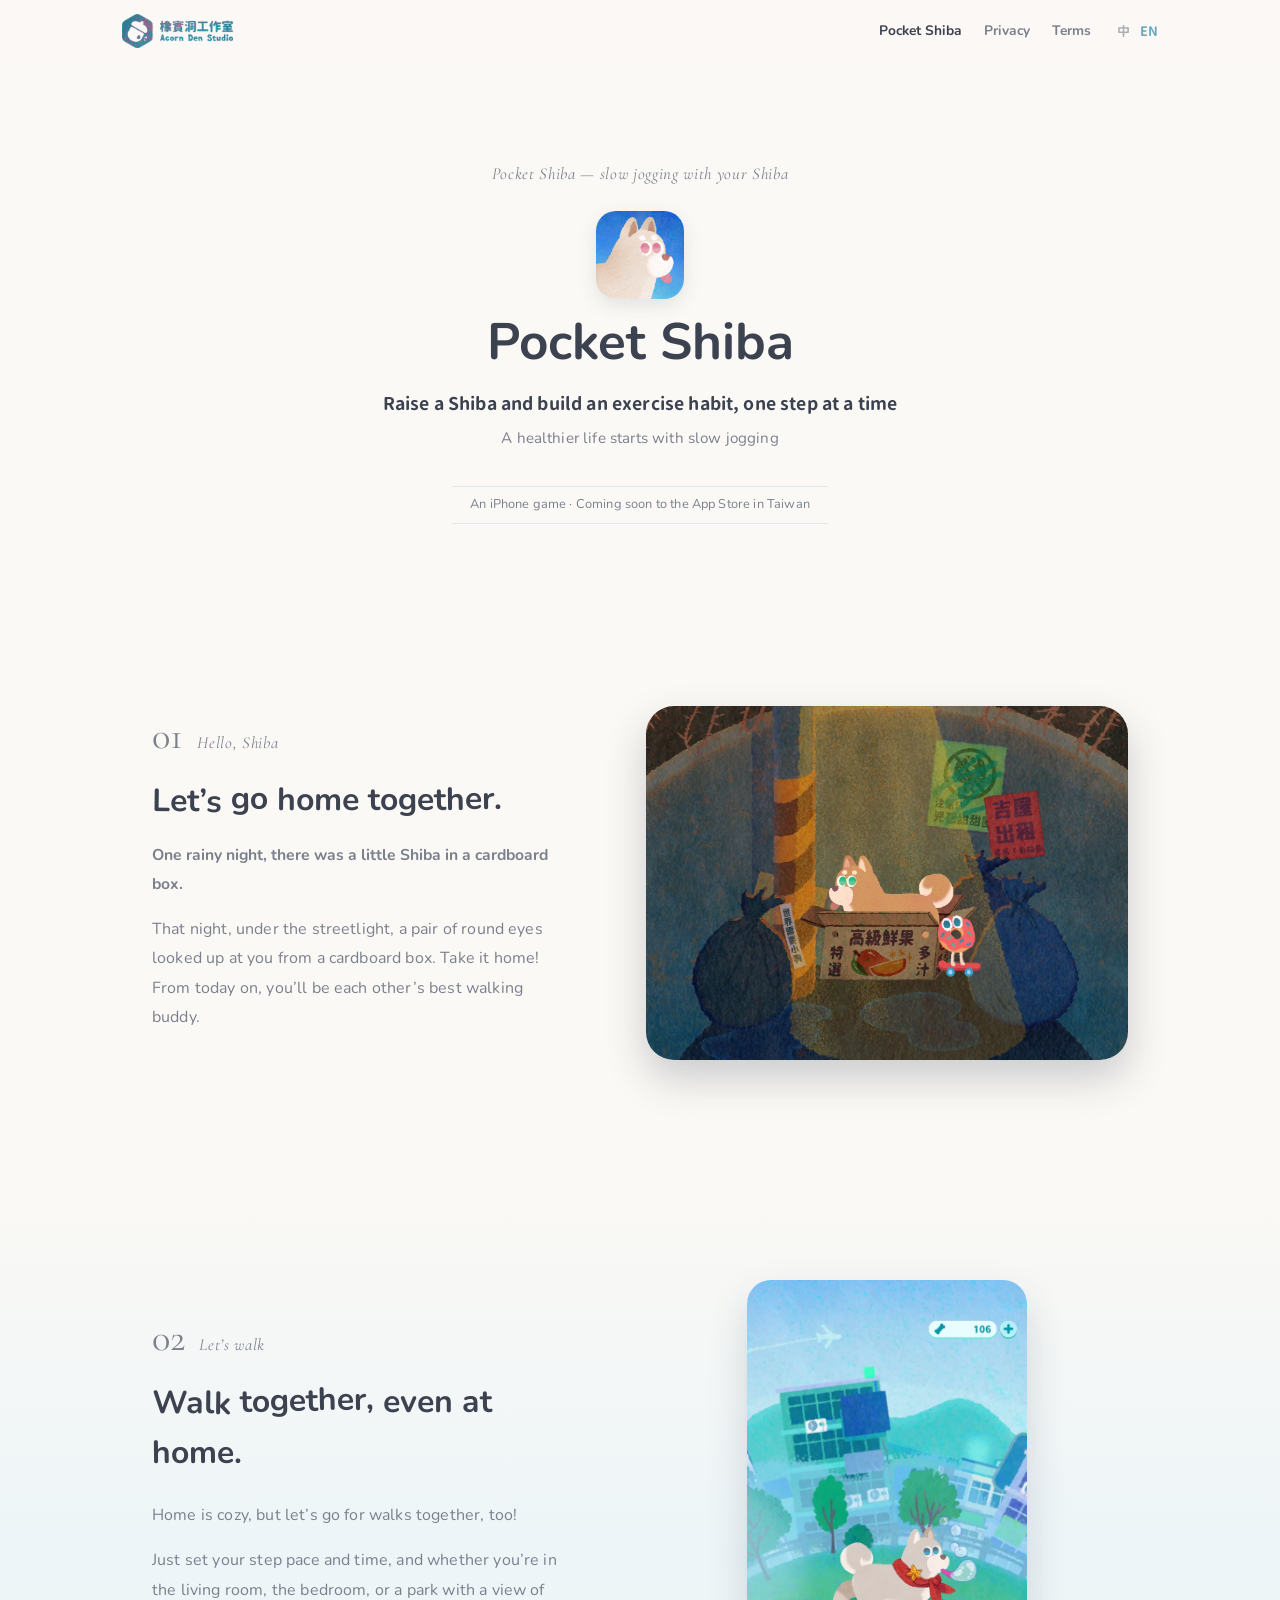
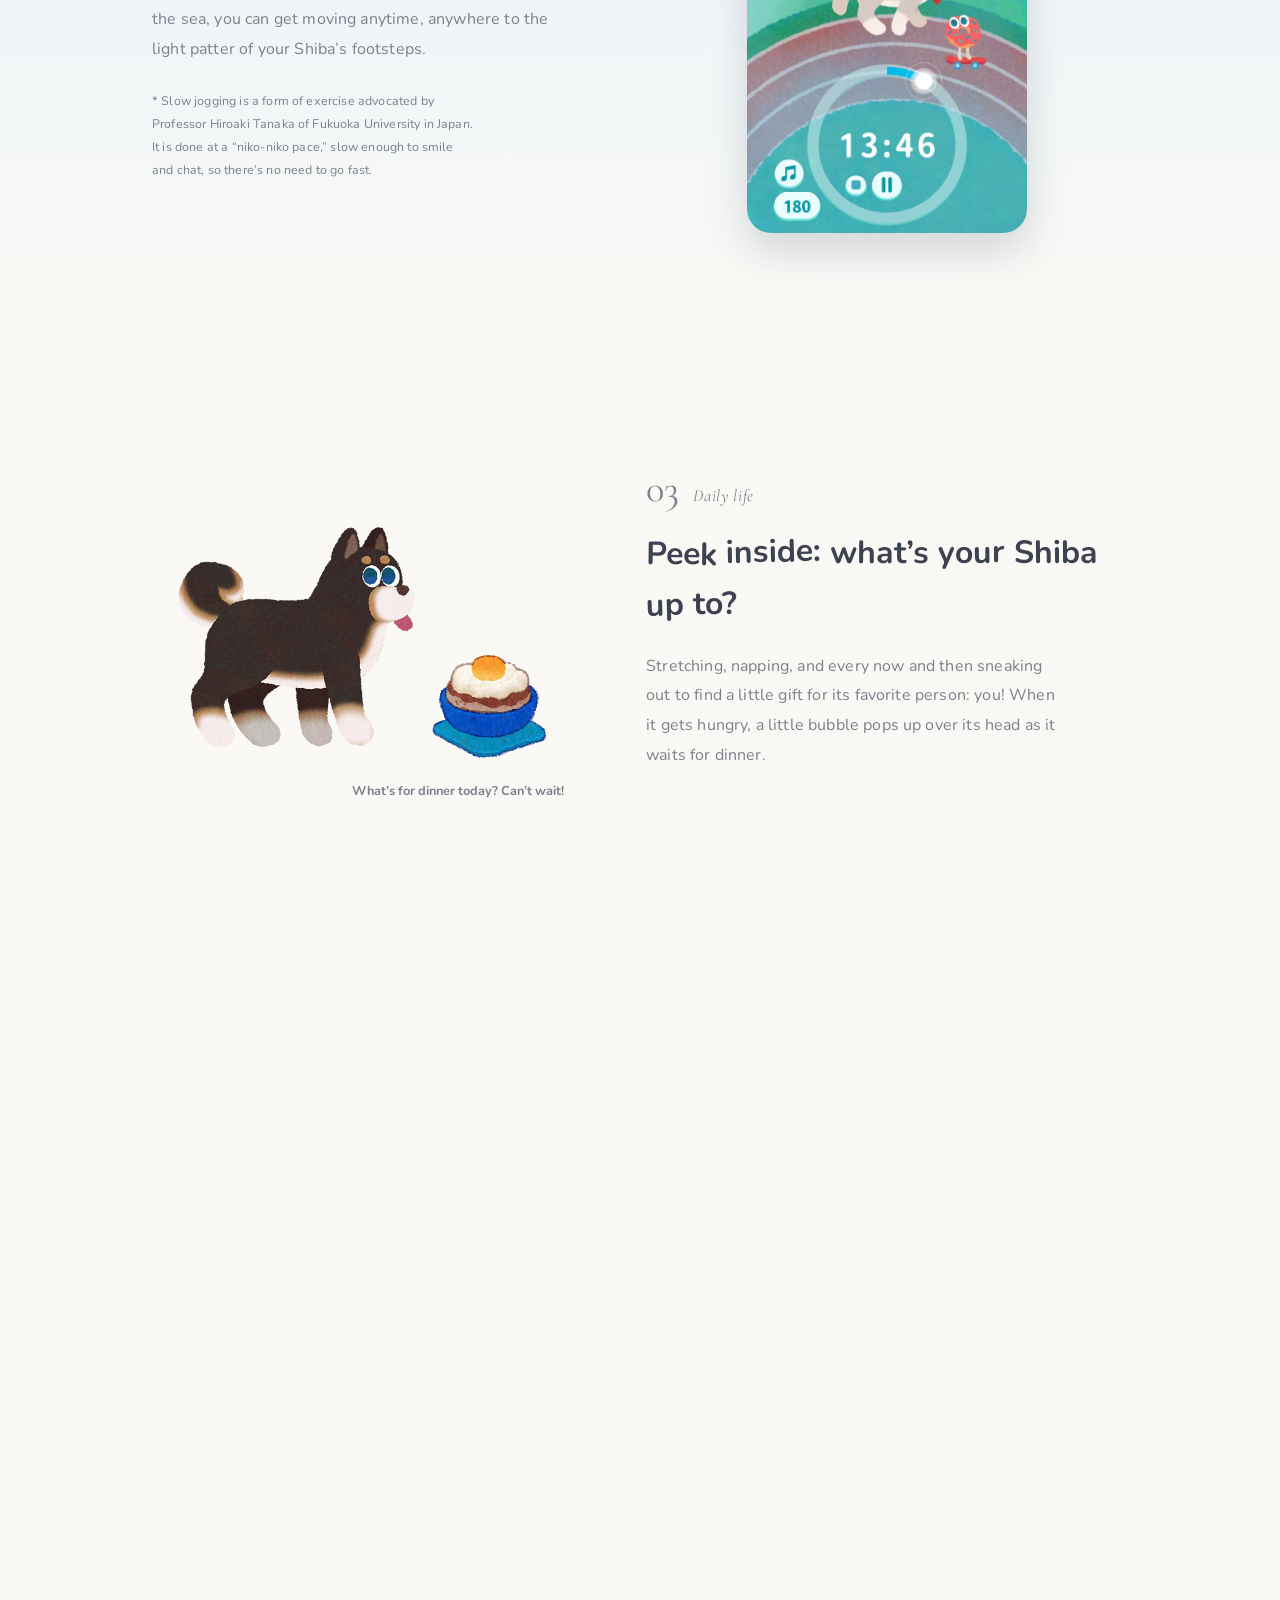
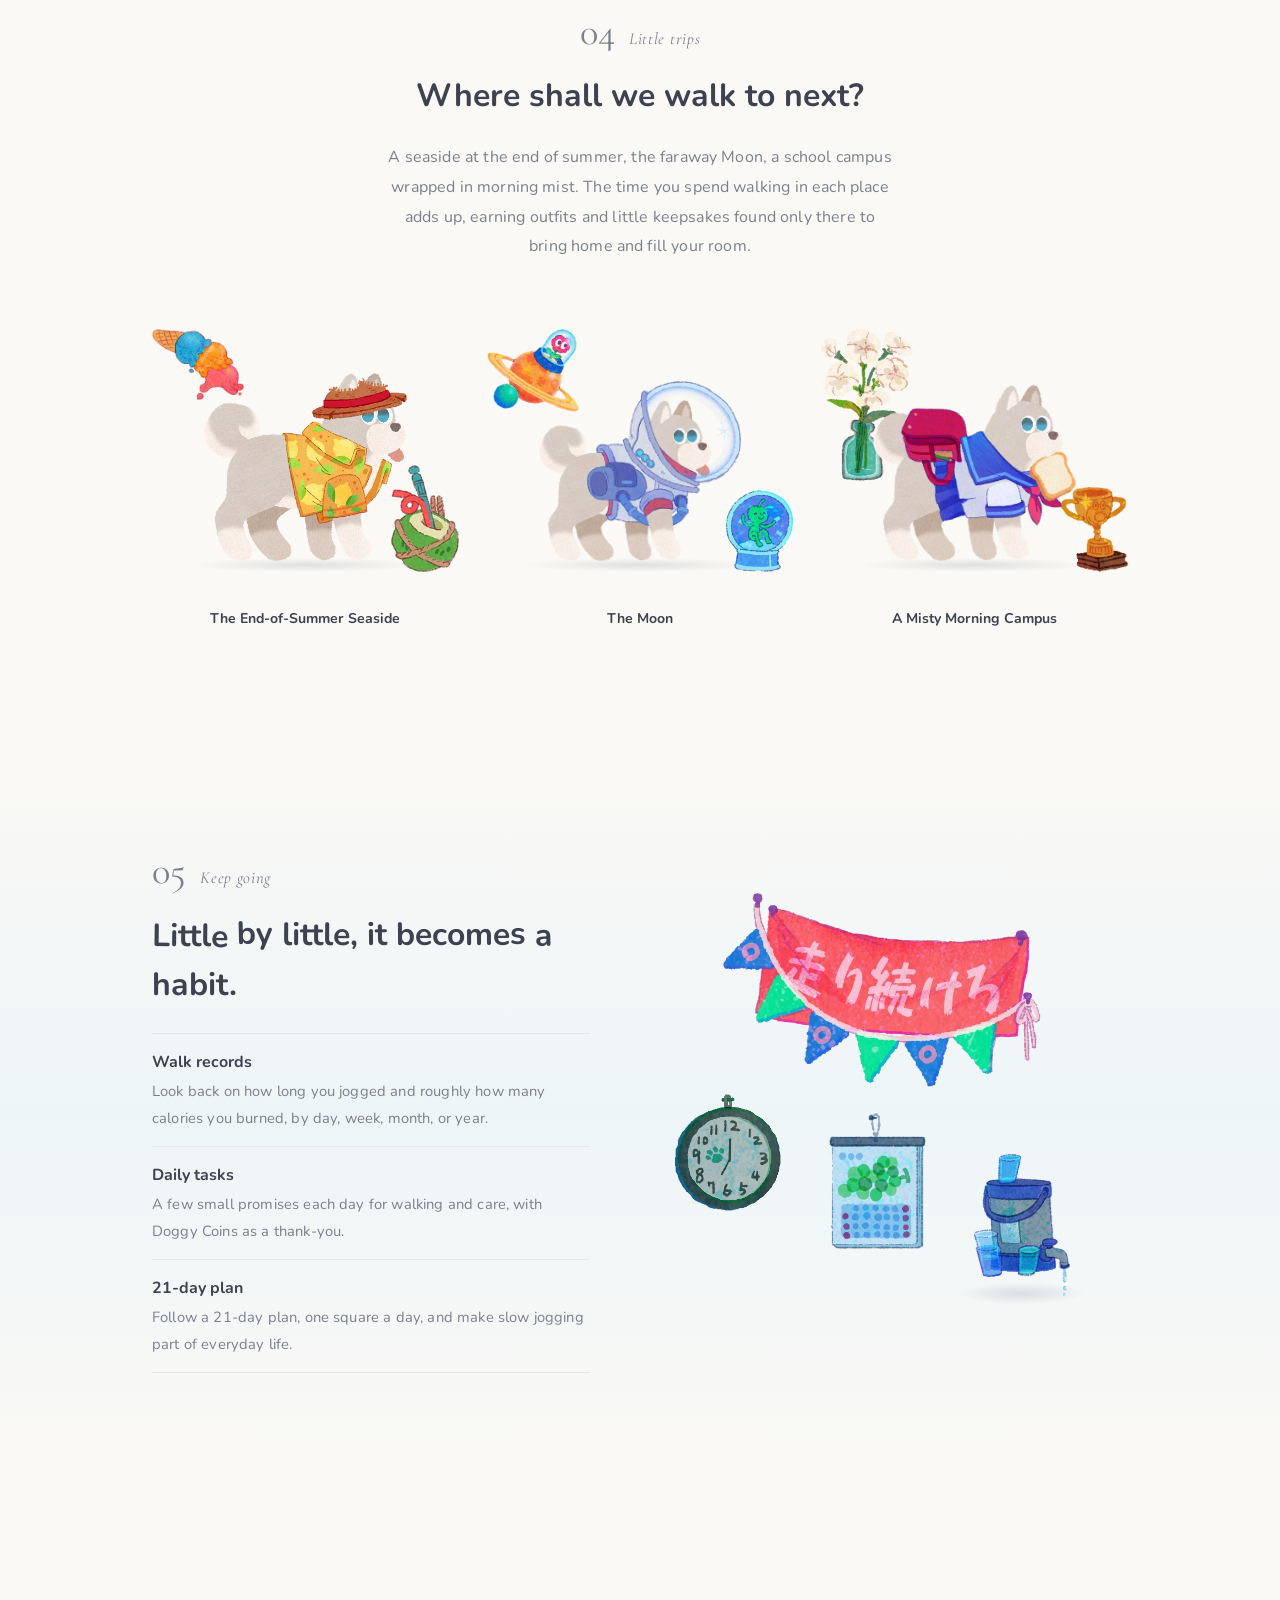
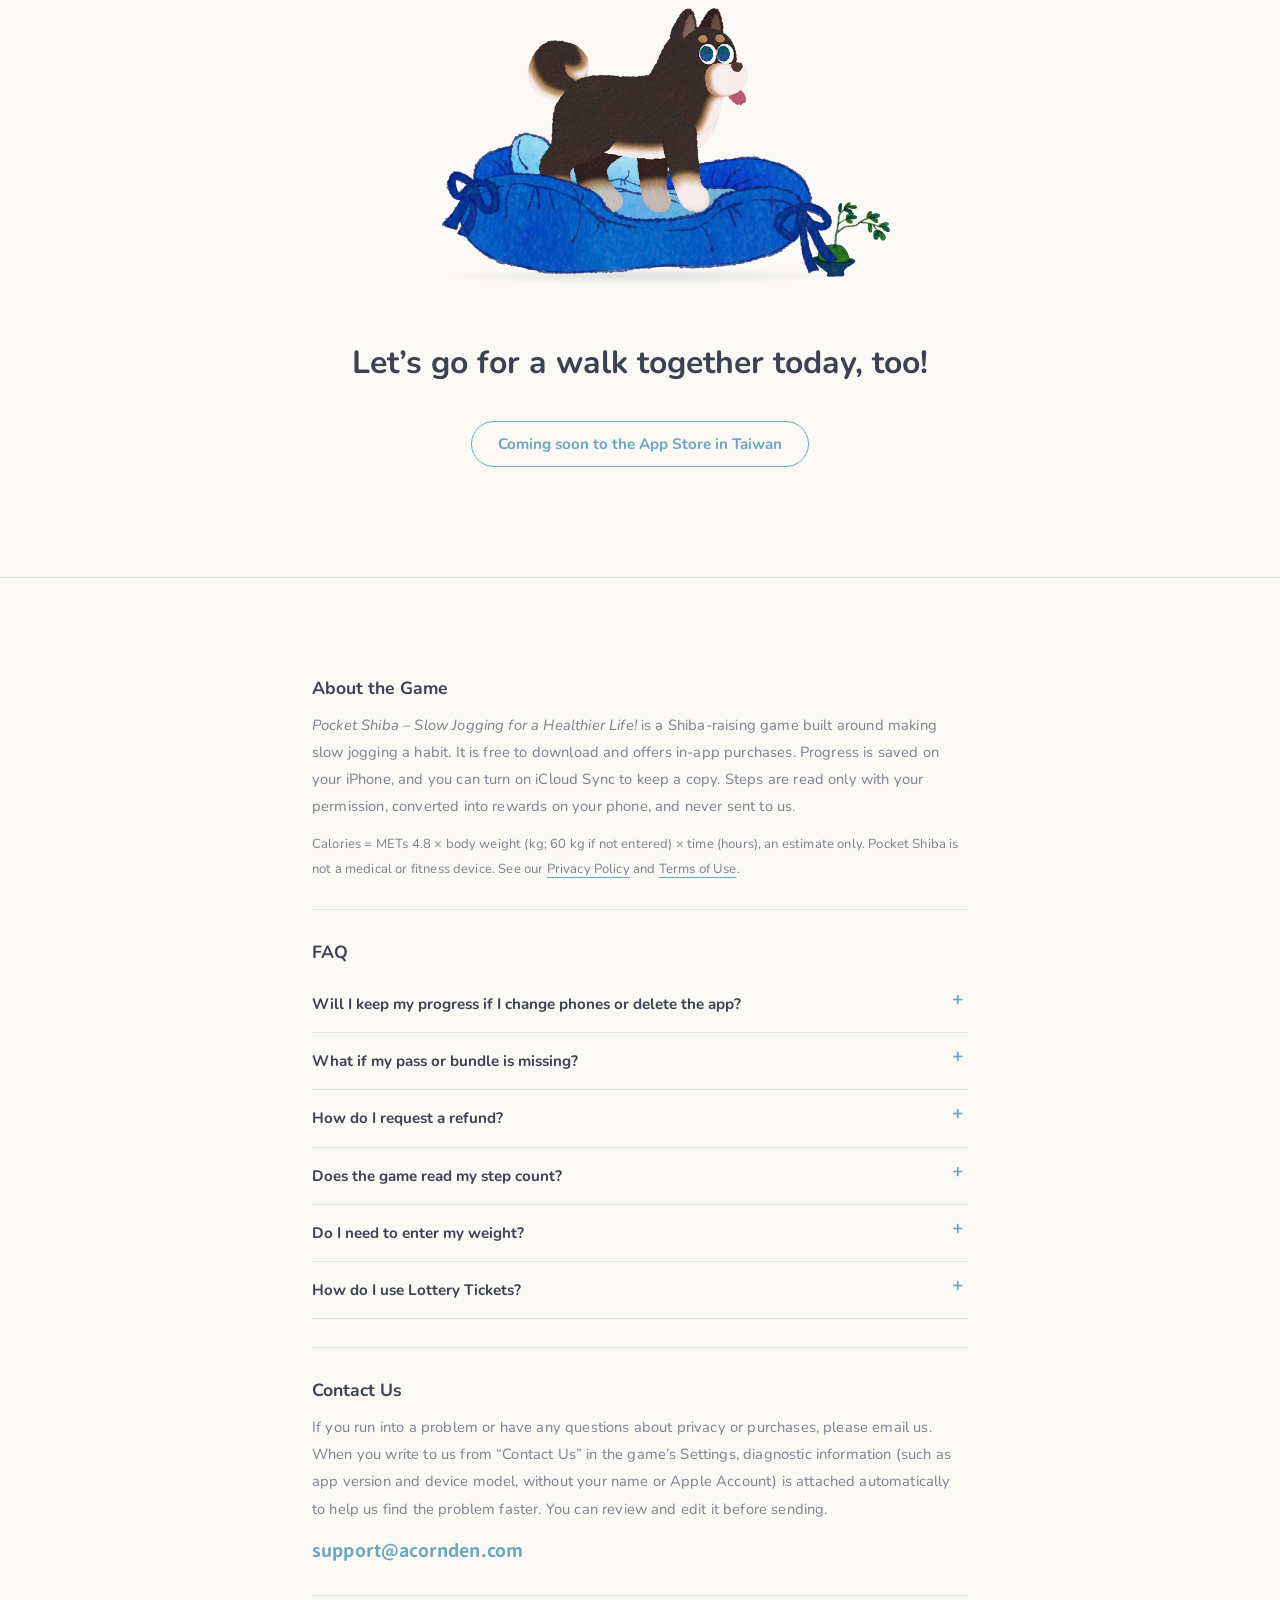
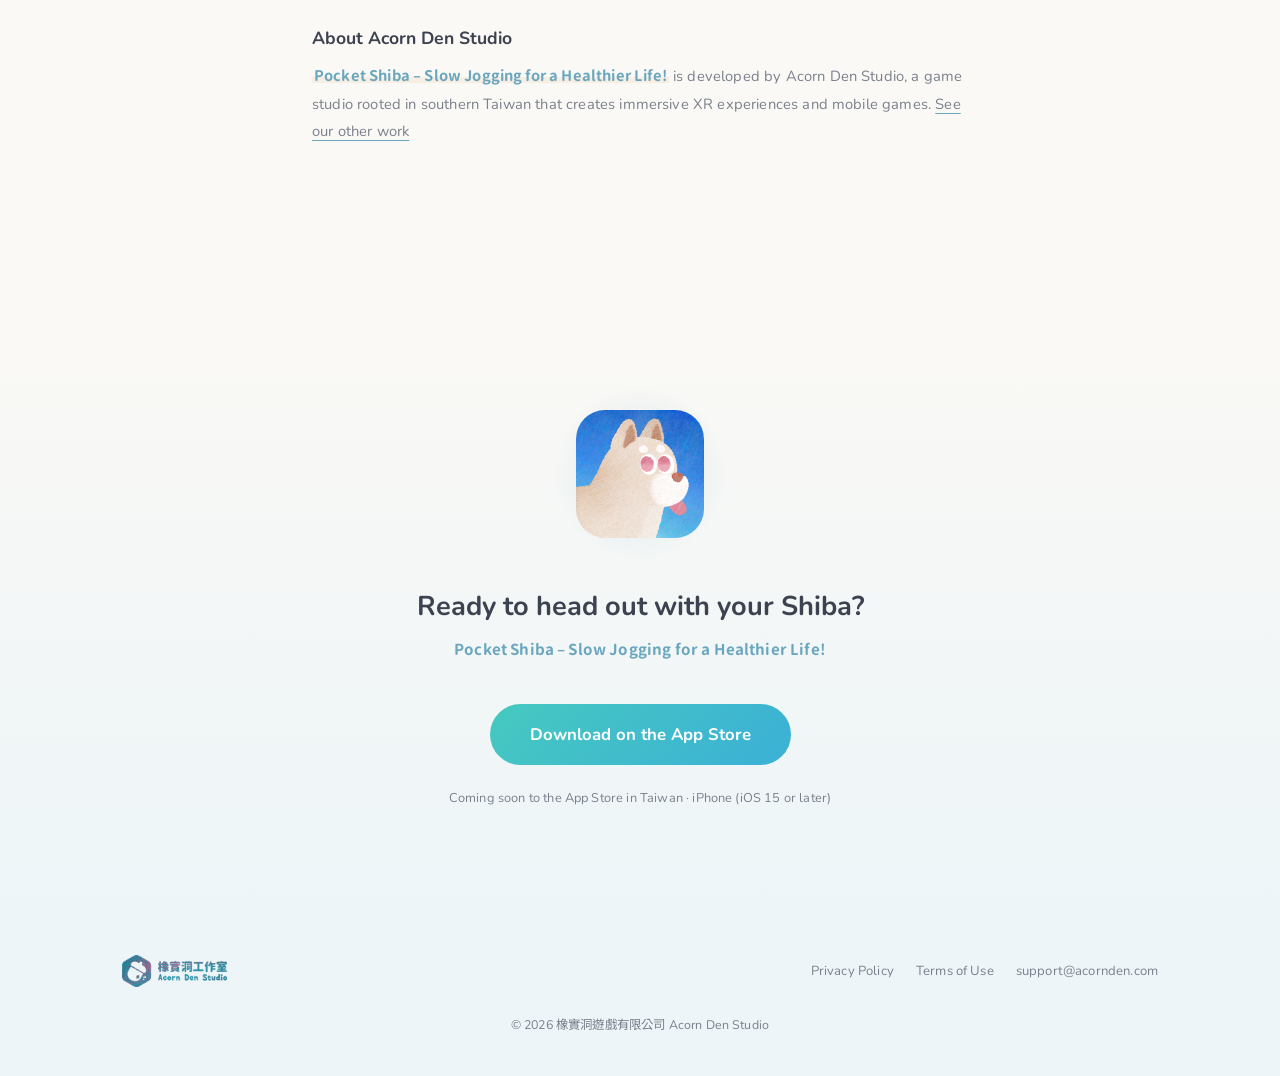
<file: pocketshiba/index.html>
<!DOCTYPE html>
<html lang="zh-Hant" data-title-zh="口袋柴犬 Pocket Shiba｜以超慢跑開始的健康生活" data-title-en="Pocket Shiba | Slow Jogging for a Healthier Life">
<head>
<meta charset="UTF-8">
<meta name="viewport" content="width=device-width, initial-scale=1.0">
<title>口袋柴犬 Pocket Shiba｜以超慢跑開始的健康生活</title>
<meta name="description" content="口袋柴犬 Pocket Shiba：以超慢跑開始的健康生活。飼養柴犬，一步步養成運動習慣。Pocket Shiba: slow jogging for a healthier life. Raise a Shiba and build an exercise habit, one step at a time.">
<link rel="icon" type="image/png" href="../assets/favicon.png">
<link rel="apple-touch-icon" href="icon.png">
<link rel="preconnect" href="https://fonts.googleapis.com">
<link rel="preconnect" href="https://fonts.gstatic.com" crossorigin>
<link href="https://fonts.googleapis.com/css2?family=Nunito:wght@400;600;700&family=Noto+Sans+TC:wght@300;400;500&family=Cormorant+Garamond:ital,wght@1,400;1,500&display=swap" rel="stylesheet">
<link rel="stylesheet" href="style.css">
</head>
<body data-lang="zh">
<script src="lang.js"></script>

<nav>
  <div class="nav-inner">
    <a href="../" class="brand"><img src="../assets/logo_h_dark.png" alt="橡實洞工作室 Acorn Den Studio"></a>
    <div class="nav-r">
      <div class="nav-links">
        <a href="./" aria-current="page" class="hide-xs"><span class="zh">口袋柴犬</span><span class="en">Pocket Shiba</span></a>
        <a href="privacy.html"><span class="zh">隱私權政策</span><span class="en">Privacy</span></a>
        <a href="terms.html"><span class="zh">使用條款</span><span class="en">Terms</span></a>
      </div>
      <div class="lang">
        <button id="lang-zh" type="button" onclick="setLang('zh')">中</button>
        <button id="lang-en" type="button" onclick="setLang('en')">EN</button>
      </div>
    </div>
  </div>
</nav>

<main>

<header class="hero">
  <div class="wrap hero-inner">
    <p class="kicker latin">Pocket Shiba — slow jogging with your Shiba</p>
    <img class="logo" src="icon.png" alt="" width="88" height="88">
    <h1><span class="zh">口袋柴犬</span><span class="en">Pocket Shiba</span></h1>
    <p class="hero-sub"><span class="zh">飼養柴犬一步步養成運動習慣</span><span class="en">Raise a Shiba and build an exercise habit, one step at a time</span></p>
    <p class="hero-lead"><span class="zh">以超慢跑開始的健康生活</span><span class="en">A healthier life starts with slow jogging</span></p>
    <p class="hero-meta"><span class="zh">iPhone 遊戲・即將於臺灣 App Store 上架</span><span class="en">An iPhone game · Coming soon to the App Store in Taiwan</span></p>
  </div>
</header>

<!-- 01 相遇：下雨的夜晚 -->
<section class="ch ch-1">
  <div class="wrap ch-grid">
    <div class="ch-text">
      <p class="ch-no"><span>01</span><span class="latin">Hello, Shiba</span><span class="topic zh">相遇</span></p>
      <h2><span class="zh">一起回家吧<small class="p">。</small></span><span class="en">Let’s go home together.</span></h2>
      <p class="h-sub"><span class="zh">下雨的夜裡，紙箱裡有一隻小柴犬。</span><span class="en">One rainy night, there was a little Shiba in a cardboard box.</span></p>
      <p class="zh">那天晚上，街燈下的紙箱裡，有一雙圓圓的眼睛望著你。把牠抱回家吧！從今天起，你們就是彼此最好的散步夥伴。</p>
      <p class="en">That night, under the streetlight, a pair of round eyes looked up at you from a cardboard box. Take it home! From today on, you’ll be each other’s best walking buddy.</p>
    </div>
    <div class="scene scene-1 night-scene" aria-hidden="true">
      <img class="nt nt-bg" src="img/night-bg.webp" alt="" width="1100" height="807">
      <img class="nt nt-lamp" src="img/night-lamp.webp" alt="" width="1100" height="807">
      <div class="o-box">
        <img class="bx bx-back" src="img/box-back.webp" alt="" width="551" height="390">
        <span class="bx bx-dogwrap"><img class="bx bx-dog" src="img/box-dog.webp" alt="" width="551" height="390"></span>
        <img class="bx bx-front" src="img/box-front.webp" alt="" width="551" height="390">
        <img class="bx bx-closed" src="img/box-closed.webp" alt="" width="551" height="390">
      </div>
      <img class="nt nt-donut" src="img/night-donut.webp" alt="" width="1100" height="807">
      <span class="rain"></span>
    </div>
  </div>
</section>

<!-- 02 一起散步 -->
<section class="ch ch-2 walk-ch">
  <div class="wrap ch-grid">
    <div class="ch-text">
      <p class="ch-no"><span>02</span><span class="latin">Let’s walk</span><span class="topic zh">一起散步</span></p>
      <h2><span class="zh"><span class="line">在家<small class="p">，</small></span><span class="line l2">也能一起散步<small class="p">。</small></span></span><span class="en">Walk together, even at home.</span></h2>
      <p class="zh">在家好舒服呀，與狗狗一起去各種地方散步吧！</p>
      <p class="zh">只要設定好步頻與時間，無論是在客廳、臥室，還是能看得見海的公園，隨時隨地都能伴著狗狗輕快的腳步聲一起動起來。</p>
      <p class="en">Home is cozy, but let’s go for walks together, too!</p>
      <p class="en">Just set your step pace and time, and whether you’re in the living room, the bedroom, or a park with a view of the sea, you can get moving anytime, anywhere to the light patter of your Shiba’s footsteps.</p>
      <p class="note zh">※ 超慢跑是日本福岡大學田中宏曉教授所提倡的運動，以能笑著聊天的「微笑配速（ニコニコペース）」進行，不必跑得快。</p>
      <p class="note en">* Slow jogging is a form of exercise advocated by Professor Hiroaki Tanaka of Fukuoka University in Japan. It is done at a “niko-niko pace,” slow enough to smile and chat, so there’s no need to go fast.</p>
    </div>
    <div class="scene scene-walk">
      <div class="walk-phone">
        <img class="walk-screen" src="img/walk-screen.webp" alt="遊戲散步畫面：柴犬戴著紅領巾在校園跑道上散步，下方是超慢跑計時器 / In-game walk screen: the Shiba walks on a campus track with the slow jogging timer below" width="600" height="1186" loading="lazy">
      </div>
    </div>
  </div>
</section>

<!-- 03 在家的日常：先吃飯，往下才是洗澡 -->
<section class="ch ch-3 daily-ch">
  <div class="wrap ch-grid rev">
    <div class="ch-text">
      <p class="ch-no"><span>03</span><span class="latin">Daily life</span><span class="topic zh">在家的日常</span></p>
      <h2><span class="zh"><span class="line">偷看一下<small class="p">，</small></span><span class="line l2"><em class="key">柴犬</em>在家裡做什麼呢<small class="p">？</small></span></span><span class="en">Peek inside: what’s your Shiba up to?</span></h2>
      <p class="zh">伸伸懶腰、睡睡午覺，偶爾偷溜出去撿禮物，送給最喜歡的你！肚子餓的時候，頭上會冒出小小的泡泡，眼巴巴地等著開飯。</p>
      <p class="en">Stretching, napping, and every now and then sneaking out to find a little gift for its favorite person: you! When it gets hungry, a little bubble pops up over its head as it waits for dinner.</p>
    </div>
    <div class="scene scene-2" aria-hidden="true">
      <img class="obj o-dog" src="img/dog-black.webp" alt="" width="389" height="362" loading="lazy">
      <img class="obj o-bowl" src="img/bowl-rice.webp" alt="" width="210" height="190" loading="lazy">
      <p class="cap c-dog"><span class="zh">今天吃什麼呢？好期待！</span><span class="en">What’s for dinner today? Can’t wait!</span></p>
    </div>
  </div>
  <div class="wrap bath-part">
    <div class="ch-text center">
      <h3 class="part-title"><span class="zh">玩得灰撲撲的，就一起洗個香香的澡吧。</span><span class="en">All dusty? Time for a nice, fresh bath together.</span></h3>
    </div>
    <div class="scene scene-bath">
      <img class="obj o-towel tool" data-tool="towel" draggable="false" src="img/towel.webp" alt="" width="142" height="194" loading="lazy">
      <img class="obj o-brush tool" data-tool="brush" draggable="false" src="img/brush.webp" alt="" width="150" height="104" loading="lazy">
      <img class="obj o-bub1 bub" src="img/bubble.webp" alt="" width="50" height="51" loading="lazy">
      <img class="obj o-bub2 bub" src="img/bubble.webp" alt="" width="50" height="51" loading="lazy">
      <img class="obj o-bub3 bub" src="img/bubble.webp" alt="" width="50" height="51" loading="lazy">
      <img class="obj o-bub4 bub" src="img/bubble.webp" alt="" width="50" height="51" loading="lazy">
      <img class="obj o-bub5 bub" src="img/bubble.webp" alt="" width="50" height="51" loading="lazy">
      <div class="obj o-bath">
        <img class="tb" src="img/tub-back.webp" alt="" width="562" height="451" loading="lazy">
        <img class="tb tb-dog" src="img/tub-dog.webp" alt="" width="562" height="451" loading="lazy">
        <img class="tb" src="img/tub-front.webp" alt="" width="562" height="451" loading="lazy">
        <span class="spark s1"></span><span class="spark s2"></span><span class="spark s3"></span><span class="spark s4"></span>
        <span class="say"><span class="zh">香香的！</span><span class="en">All fresh!</span></span>
      </div>
      <img class="obj o-dryer tool" data-tool="dryer" draggable="false" src="img/dryer.webp" alt="" width="360" height="342" loading="lazy">
      <span class="fx"></span>
      <p class="cap c-bath"><span class="zh">拿起刷子、毛巾或吹風機，幫牠洗洗看</span><span class="en">Pick up the brush, towel, or dryer and give it a wash</span></p>
    </div>
  </div>
</section>

<!-- 04 旅行 -->
<section class="ch ch-4 trips-ch">
  <div class="wrap">
    <div class="ch-text center">
      <p class="ch-no"><span>04</span><span class="latin">Little trips</span><span class="topic zh">和狗狗去旅行</span></p>
      <h2 class="calm" data-speed="0.8"><span class="zh"><span class="line">這次<small class="p">，</small>要和狗狗</span><span class="line">去哪裡散步呢<small class="p">？</small></span></span><span class="en">Where shall we walk to next?</span></h2>
      <p class="zh">夏天尾聲的海邊、遙遠的月球、晨霧籠罩的清晨校園。在每個地方散步的時間都會累積起來，換到當地限定的服裝和小物，帶回家慢慢擺滿你們的房間。</p>
      <p class="en">A seaside at the end of summer, the faraway Moon, a school campus wrapped in morning mist. The time you spend walking in each place adds up, earning outfits and little keepsakes found only there to bring home and fill your room.</p>
    </div>
    <div class="trips">
      <figure class="trip">
        <div class="scene scene-trip" aria-hidden="true">
          <img class="obj t-a" src="img/icecream.webp" alt="" width="215" height="166" loading="lazy">
          <img class="obj t-dog" src="img/dog-beach.webp" alt="" width="367" height="340" loading="lazy">
          <img class="obj t-b" src="img/coconut.webp" alt="" width="103" height="163" loading="lazy">
          <span class="floor f-trip"></span>
        </div>
        <figcaption><span class="zh">夏日結束的海邊</span><span class="en">The End-of-Summer Seaside</span></figcaption>
      </figure>
      <figure class="trip">
        <div class="scene scene-trip" aria-hidden="true">
          <img class="obj t-a" src="img/saturn.webp" alt="" width="273" height="248" loading="lazy">
          <img class="obj t-dog" src="img/dog-moon.webp" alt="" width="428" height="380" loading="lazy">
          <img class="obj t-b" src="img/snowglobe.webp" alt="" width="218" height="265" loading="lazy">
          <span class="floor f-trip"></span>
        </div>
        <figcaption><span class="zh">月球</span><span class="en">The Moon</span></figcaption>
      </figure>
      <figure class="trip">
        <div class="scene scene-trip" aria-hidden="true">
          <img class="obj t-a" src="img/flowers.webp" alt="" width="157" height="260" loading="lazy">
          <img class="obj t-dog" src="img/dog-school.webp" alt="" width="480" height="417" loading="lazy">
          <img class="obj t-b" src="img/trophy.webp" alt="" width="165" height="207" loading="lazy">
          <span class="floor f-trip"></span>
        </div>
        <figcaption><span class="zh">晨霧籠罩的清晨校園</span><span class="en">A Misty Morning Campus</span></figcaption>
      </figure>
    </div>
  </div>
</section>

<!-- 05 運動 -->
<section class="ch ch-5 habit-ch">
  <div class="wrap ch-grid">
    <div class="ch-text">
      <p class="ch-no"><span>05</span><span class="latin">Keep going</span><span class="topic zh">養成習慣</span></p>
      <h2 data-speed="0.75"><span class="zh"><span class="line">一點一點<small class="p">，</small></span><span class="line l2">變成習慣<small class="p">。</small></span></span><span class="en">Little by little, it becomes a habit.</span></h2>
      <dl class="habits">
        <div><dt><span class="zh">散步紀錄</span><span class="en">Walk records</span></dt><dd><span class="zh">跑了多久、大約消耗多少卡路里，都能以日、週、月、年回頭看看。</span><span class="en">Look back on how long you jogged and roughly how many calories you burned, by day, week, month, or year.</span></dd></div>
        <div><dt><span class="zh">每日任務</span><span class="en">Daily tasks</span></dt><dd><span class="zh">每天幾個散步和照顧的小約定，完成就能收到狗狗幣當作謝禮。</span><span class="en">A few small promises each day for walking and care, with Doggy Coins as a thank-you.</span></dd></div>
        <div><dt><span class="zh">21 天課程</span><span class="en">21-day plan</span></dt><dd><span class="zh">跟著 21 天的課表，一天一格，把超慢跑變成日常。</span><span class="en">Follow a 21-day plan, one square a day, and make slow jogging part of everyday life.</span></dd></div>
      </dl>
    </div>
    <div class="scene scene-4" aria-hidden="true">
      <img class="obj o-banner" src="img/banner-run.webp" alt="" width="543" height="331" loading="lazy">
      <img class="obj o-clock" src="img/clock.webp" alt="" width="198" height="218" loading="lazy">
      <img class="obj o-cal" src="img/fruit-calendar.webp" alt="" width="184" height="260" loading="lazy">
      <img class="obj o-bottle" src="img/bottle.webp" alt="" width="191" height="280" loading="lazy">
      <span class="floor f-bottle"></span>
    </div>
  </div>
</section>

<!-- 06 收尾 -->
<section class="ch ch-6 ending">
  <div class="wrap center">
    <div class="scene scene-5" aria-hidden="true">
      <img class="obj o-moss" src="img/moss-ball.webp" alt="" width="300" height="291" loading="lazy">
      <div class="obj o-sofa">
        <img class="bx" src="img/sofa-back.webp" alt="" width="697" height="469" loading="lazy">
        <img class="bx sf-dog" src="img/sofa-dog.webp" alt="" width="697" height="469" loading="lazy">
        <img class="bx" src="img/sofa-front.webp" alt="" width="697" height="469" loading="lazy">
      </div>
      <span class="floor f-sofa"></span>
    </div>
    <h2 class="calm"><span class="zh">今天也一起去散步吧<small class="p">！</small></span><span class="en">Let’s go for a walk together today, too!</span></h2>
    <p class="cta"><span class="zh">即將於臺灣 App Store 上架</span><span class="en">Coming soon to the App Store in Taiwan</span></p>
  </div>
</section>

<section class="info" id="support">
  <div class="wrap narrow">
    <div class="info-block">
      <h2><span class="zh">使用說明</span><span class="en">About the Game</span></h2>
      <p class="zh">《口袋柴犬 - 以超慢跑開始的健康生活！》是一款以養成超慢跑習慣為核心的柴犬養成遊戲，免費下載，含 App 內購買。遊戲進度存在你的手機，也可以開啟 iCloud 同步保存。步數經你同意後才會讀取，只在手機上換算成遊戲獎勵，不會傳送給我們。</p>
      <p class="en"><i>Pocket Shiba – Slow Jogging for a Healthier Life!</i> is a Shiba-raising game built around making slow jogging a habit. It is free to download and offers in-app purchases. Progress is saved on your iPhone, and you can turn on iCloud Sync to keep a copy. Steps are read only with your permission, converted into rewards on your phone, and never sent to us.</p>
      <p class="zh small">卡路里＝METs 4.8 × 體重（公斤，未填寫以 60 計）× 運動時間（小時），僅為推估值；本遊戲並非醫療或健身器材。詳見<a href="privacy.html">隱私權政策</a>與<a href="terms.html">使用條款</a>。</p>
      <p class="en small">Calories = METs 4.8 × body weight (kg; 60 kg if not entered) × time (hours), an estimate only. Pocket Shiba is not a medical or fitness device. See our <a href="privacy.html">Privacy Policy</a> and <a href="terms.html">Terms of Use</a>.</p>
    </div>
    <div class="info-block faq">
      <h2><span class="zh">常見問題</span><span class="en">FAQ</span></h2>
      <details>
        <summary><span class="zh">更換手機或刪除 App 後，遊戲進度還會在嗎？</span><span class="en">Will I keep my progress if I change phones or delete the app?</span></summary>
        <div class="ans">
        <p class="zh">請先在遊戲的「設定」中開啟「iCloud 同步」（手機需登入 iCloud），進度就會同步一份到你本人的 iCloud，更換手機或重新安裝後都能找回。若未開啟，進度只會儲存在目前的手機上，刪除 App 後將無法復原。</p>
  <p class="en">Turn on “iCloud Sync” in the game’s Settings (your iPhone must be signed in to iCloud), and your progress will be synced to your own iCloud so you can recover it on a new phone or after reinstalling. If it is off, your progress is stored only on your current phone and cannot be recovered after the app is deleted.</p>
        </div>
      </details>
      <details>
        <summary><span class="zh">購買的通行證或禮包不見了，該怎麼辦？</span><span class="en">What if my pass or bundle is missing?</span></summary>
        <div class="ans">
        <p class="zh">請在「設定」中點選「還原購買」，即可找回地圖通行證與禮包中的限定道具。狗狗幣與消耗品使用後即消失，Apple 不提供還原，須透過 iCloud 同步保存。若仍無法找回，請來信與我們聯繫。</p>
  <p class="en">Tap “Restore Purchases” in Settings to recover map passes and exclusive items from bundles. Doggy Coins and consumables are used up once spent and cannot be restored by Apple; they can only be kept through iCloud Sync. If something is still missing, please contact us.</p>
        </div>
      </details>
      <details>
        <summary><span class="zh">如何申請退款？</span><span class="en">How do I request a refund?</span></summary>
        <div class="ans">
        <p class="zh">App 內購買的付款與退款皆由 Apple 處理，我們無法直接辦理退款。申請方式如下：</p>
  <ol class="zh">
    <li>前往 Apple 的<a href="https://reportaproblem.apple.com/" target="_blank" rel="noopener">回報問題</a>網站，並登入你的 Apple 帳號。</li>
    <li>選擇「申請退款」及原因，再勾選該筆購買。</li>
    <li>送出申請後，Apple 將通知審核結果。</li>
  </ol>
  <p class="zh">退款完成後，該次購買取得的內容將被收回，詳細規則請參閱<a href="terms.html#refund">使用條款</a>。</p>
  <p class="en">Payments and refunds for in-app purchases are handled by Apple, so we cannot issue refunds directly. To request one:</p>
  <ol class="en">
    <li>Go to Apple’s <a href="https://reportaproblem.apple.com/" target="_blank" rel="noopener">Report a Problem</a> site and sign in with your Apple Account.</li>
    <li>Choose “Request a refund” and a reason, then select the purchase.</li>
    <li>Submit your request, and Apple will notify you of the result.</li>
  </ol>
  <p class="en">Once a refund is issued, the content from that purchase will be taken back. See our <a href="terms.html#refund-en">Terms of Use</a> for details.</p>
        </div>
      </details>
      <details>
        <summary><span class="zh">遊戲會讀取我的步數嗎？</span><span class="en">Does the game read my step count?</span></summary>
        <div class="ans">
        <p class="zh">經你同意後，遊戲會讀取每日步數並換算為遊戲獎勵。步數只在你的手機上處理，不會傳送出去。你可以隨時在 iPhone 的「設定」→「隱私權與安全性」→「動作與健身」中關閉此權限。</p>
  <p class="en">With your permission, the game reads your daily step count and converts it into in-game rewards. Steps are processed only on your phone and are never sent anywhere. You can turn this off at any time in iPhone Settings → Privacy &amp; Security → Motion &amp; Fitness.</p>
        </div>
      </details>
      <details>
        <summary><span class="zh">一定要填寫體重嗎？</span><span class="en">Do I need to enter my weight?</span></summary>
        <div class="ans">
        <p class="zh">不需要。體重為選填，僅用於將散步時間換算為卡路里；未填寫時，卡路里會以預設值估算。填寫的體重會隨遊戲進度儲存在你的手機（及你的 iCloud），不會傳送給我們，也可以隨時在紀錄頁清除。</p>
  <p class="en">No. Weight is optional and is used only to estimate calories from walk time; if you leave it blank, a default value is used. Your weight is saved with your progress on your phone (and in your iCloud), is never sent to us, and can be cleared at any time on the Records page.</p>
        </div>
      </details>
      <details>
        <summary><span class="zh">抽獎券要如何使用？</span><span class="en">How do I use Lottery Tickets?</span></summary>
        <div class="ans">
        <p class="zh">抽獎功能目前仍在準備中，你現在取得的抽獎券與碎片都會保留。抽獎券只能透過遊戲免費取得，無法以金錢購買。</p>
  <p class="en">The lottery feature is still in preparation, and any Lottery Tickets and fragments you collect now will be kept. Lottery Tickets can only be earned for free through gameplay and cannot be bought with money.</p>
        </div>
      </details>
    </div>
    <div class="info-block">
      <h2><span class="zh">聯絡我們</span><span class="en">Contact Us</span></h2>
      <p class="zh">使用上遇到問題，或對隱私權與購買有任何疑問，歡迎來信與我們聯繫。從遊戲的「設定」點選「聯絡我們」寄信時，信件會自動附上診斷資訊（App 版本、機型等，不含姓名與 Apple 帳號），協助我們更快找出問題；寄出前，你可以檢視並修改內容。</p>
  <p class="en">If you run into a problem or have any questions about privacy or purchases, please email us. When you write to us from “Contact Us” in the game’s Settings, diagnostic information (such as app version and device model, without your name or Apple Account) is attached automatically to help us find the problem faster. You can review and edit it before sending.</p>
  <p class="mail-line"><a href="mailto:support@acornden.com">support@acornden.com</a></p>
    </div>
    <div class="info-block">
      <h2><span class="zh">關於橡實洞工作室</span><span class="en">About Acorn Den Studio</span></h2>
      <p class="zh"><strong class="name-hl">《口袋柴犬 - 以超慢跑開始的健康生活！》</strong>由橡實洞工作室開發。我們是紮根於南臺灣的遊戲團隊，創作 XR 沉浸式體驗與行動遊戲。<a href="../">瀏覽我們的其他作品</a></p>
  <p class="en"><strong class="name-hl">Pocket Shiba – Slow Jogging for a Healthier Life!</strong> is developed by Acorn Den Studio, a game studio rooted in southern Taiwan that creates immersive XR experiences and mobile games. <a href="../">See our other work</a></p>
    </div>
  </div>
</section>


<section class="get" id="download">
  <div class="wrap center">
    <div class="get-art" aria-hidden="true">
      <span class="get-halo"></span>
      <img class="get-icon" src="icon.png" alt="" width="128" height="128" loading="lazy">
    </div>
    <h2 class="calm"><span class="zh">準備好和柴犬一起出門了嗎？</span><span class="en">Ready to head out with your Shiba?</span></h2>
    <p class="get-name"><span class="zh">《口袋柴犬 - 以超慢跑開始的健康生活！》</span><span class="en">Pocket Shiba – Slow Jogging for a Healthier Life!</span></p>
    <div class="get-action">
      <a class="dl-btn" role="link" aria-disabled="true"><span class="zh">前往 App Store 下載</span><span class="en">Download on the App Store</span></a>
    </div>
    <p class="get-note"><span class="zh">即將於臺灣 App Store 上架・iPhone（iOS 15 以上）</span><span class="en">Coming soon to the App Store in Taiwan · iPhone (iOS 15 or later)</span></p>
  </div>
</section>

</main>

<footer class="blend">
  <div class="foot">
    <a href="../"><img src="../assets/logo_h_dark.png" alt="橡實洞工作室 Acorn Den Studio"></a>
    <div class="links">
      <a href="privacy.html"><span class="zh">隱私權政策</span><span class="en">Privacy Policy</span></a>
      <a href="terms.html"><span class="zh">使用條款</span><span class="en">Terms of Use</span></a>
      <a href="mailto:support@acornden.com">support@acornden.com</a>
    </div>
    <div class="copy">© 2026 橡實洞遊戲有限公司 Acorn Den Studio</div>
  </div>
</footer>

<script src="motion.js" defer></script>
</body>
</html>
</file>
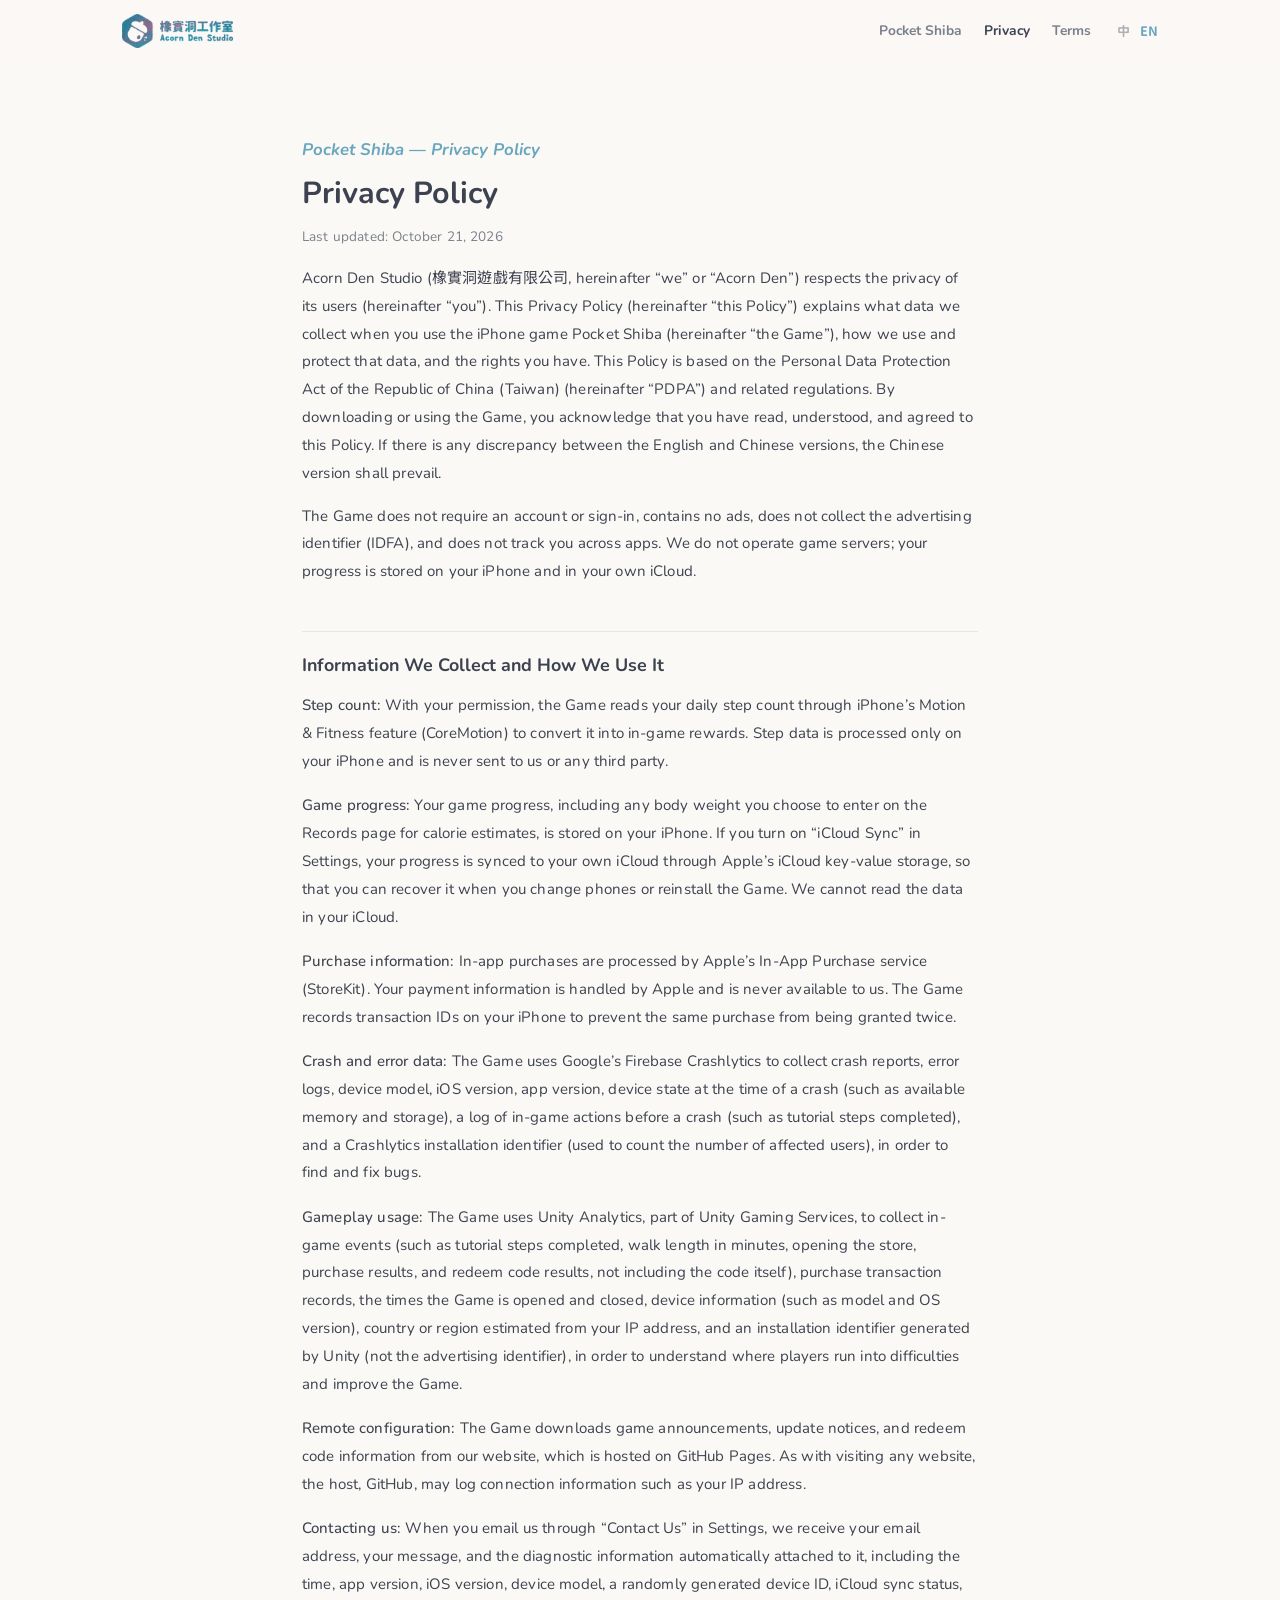
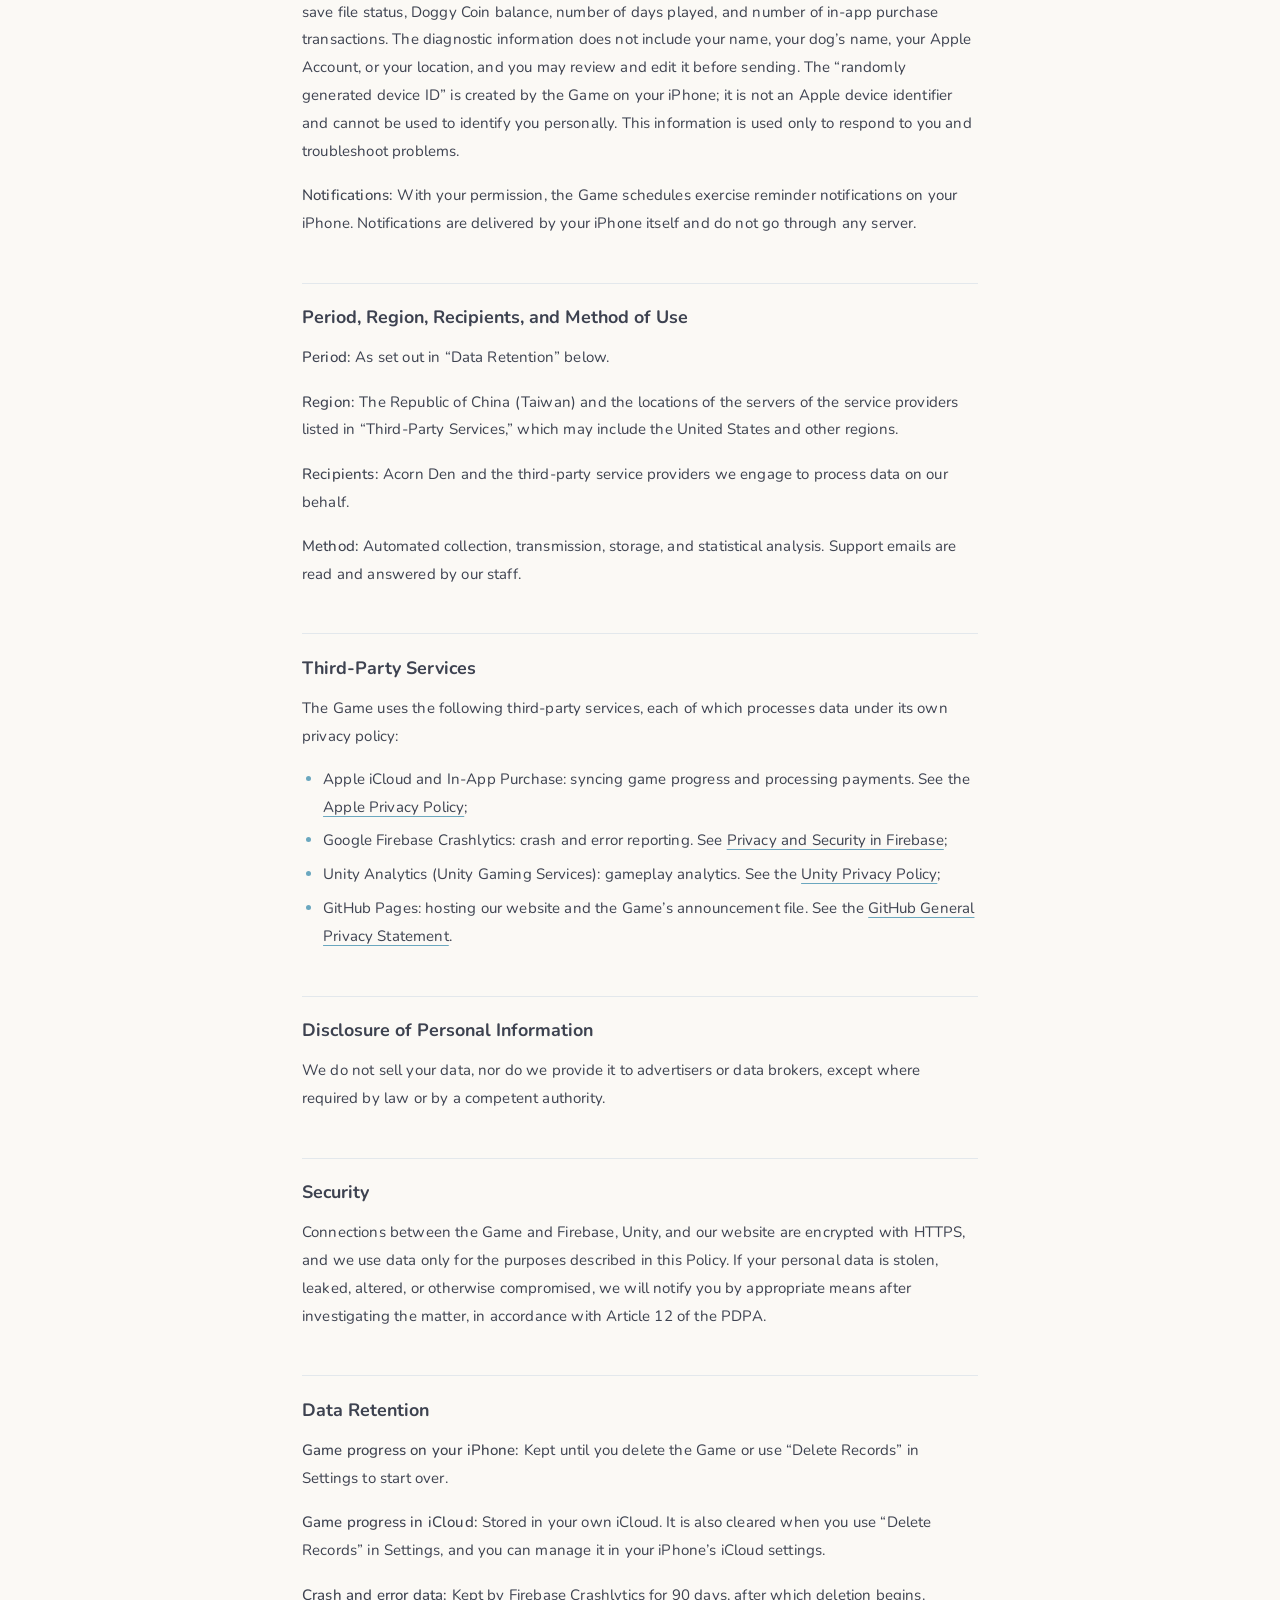
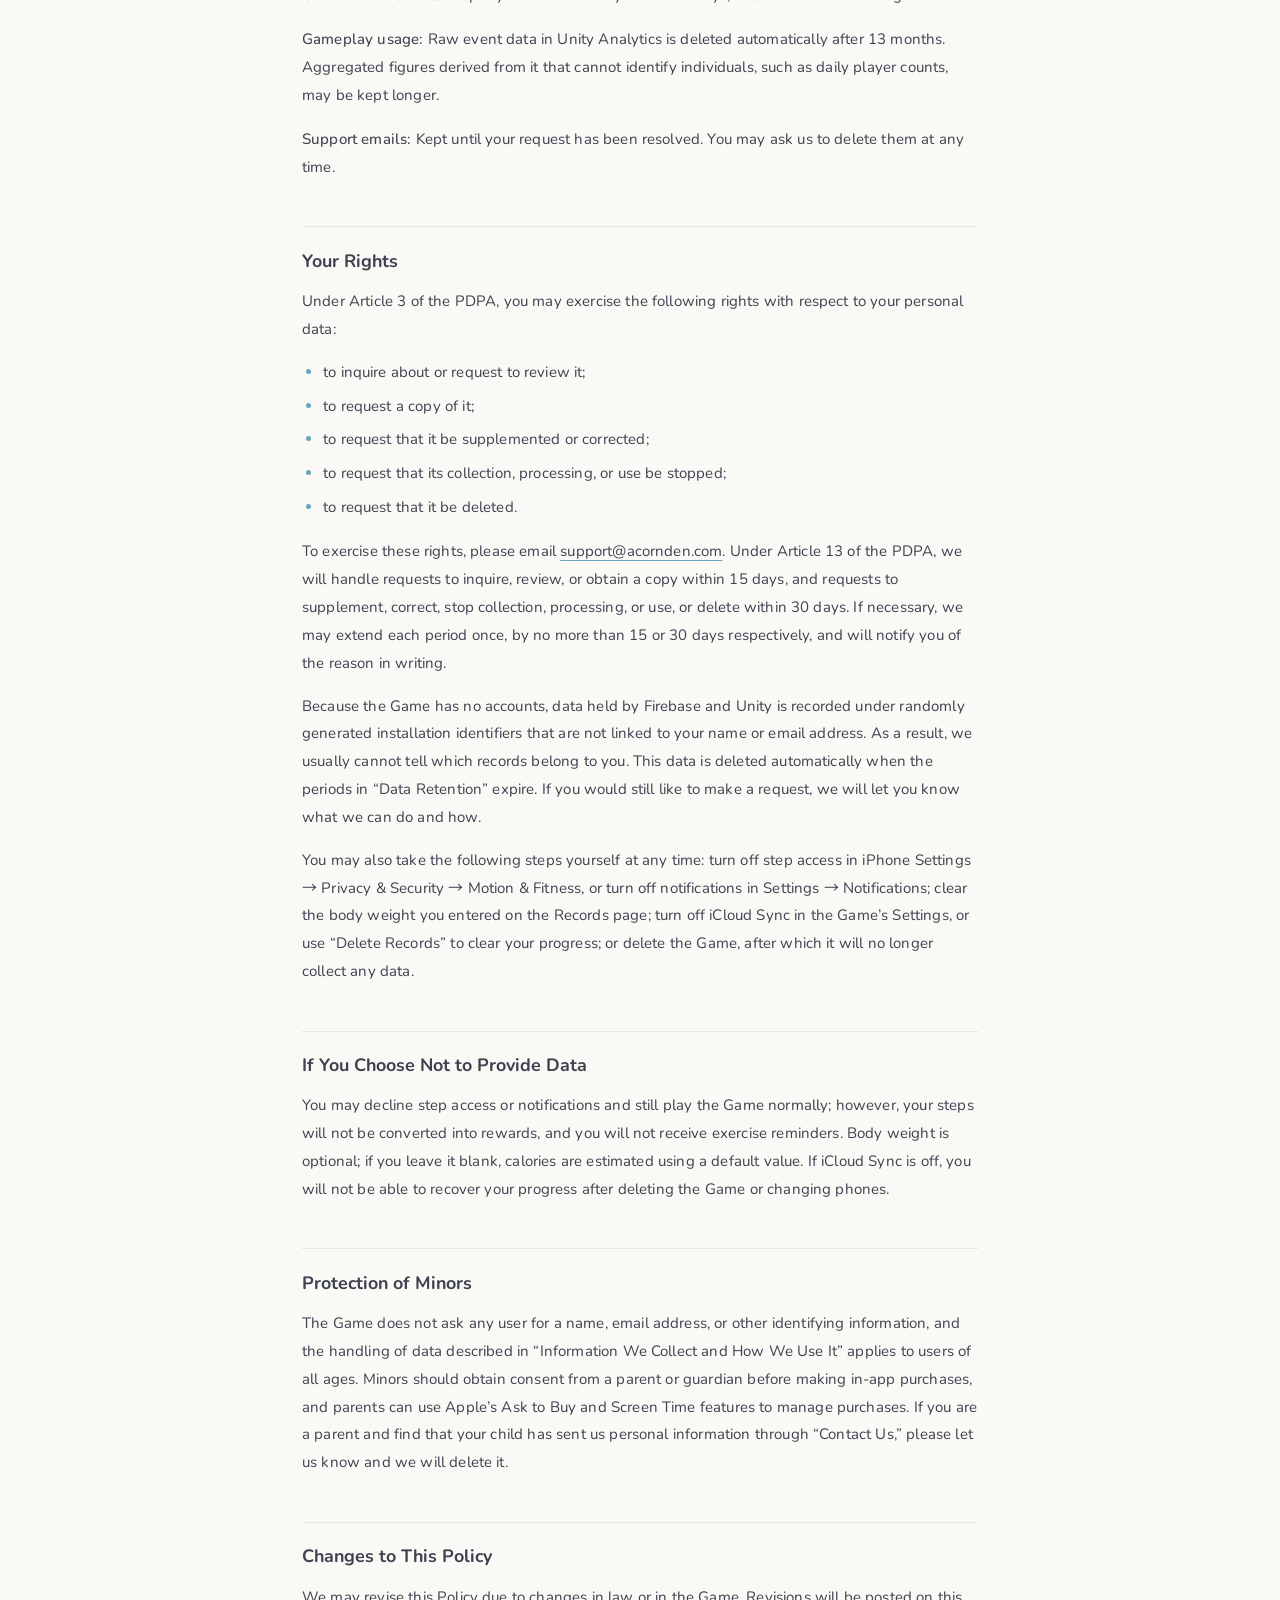
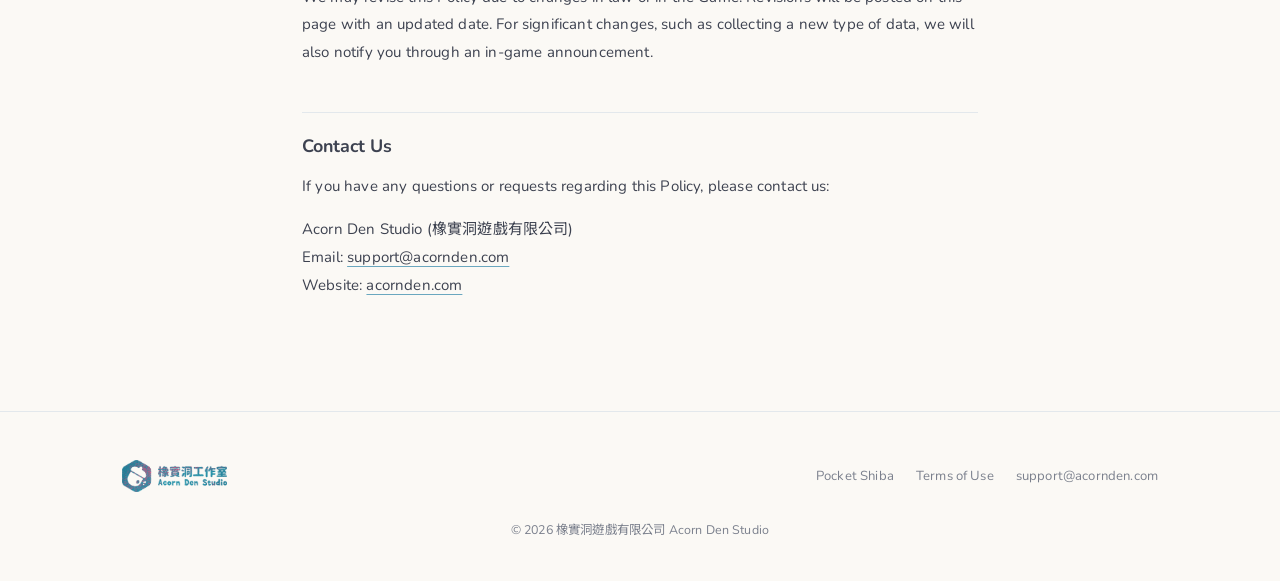
<file: pocketshiba/privacy.html>
<!DOCTYPE html>
<html lang="zh-Hant" data-title-zh="隱私權政策｜口袋柴犬 Pocket Shiba" data-title-en="Privacy Policy | Pocket Shiba">
<head>
<meta charset="UTF-8">
<meta name="viewport" content="width=device-width, initial-scale=1.0">
<title>隱私權政策｜口袋柴犬 Pocket Shiba</title>
<meta name="description" content="《口袋柴犬》隱私權政策 / Pocket Shiba Privacy Policy">
<link rel="icon" type="image/png" href="../assets/favicon.png">
<link rel="apple-touch-icon" href="icon.png">
<link rel="preconnect" href="https://fonts.googleapis.com">
<link rel="preconnect" href="https://fonts.gstatic.com" crossorigin>
<link href="https://fonts.googleapis.com/css2?family=Nunito:wght@400;600;700&family=Noto+Sans+TC:wght@300;400;500&family=Cormorant+Garamond:ital,wght@1,400;1,500&display=swap" rel="stylesheet">
<link rel="stylesheet" href="style.css">
</head>
<body data-lang="zh">
<script src="lang.js"></script>

<nav>
  <div class="nav-inner">
    <a href="../" class="brand"><img src="../assets/logo_h_dark.png" alt="橡實洞工作室 Acorn Den Studio"></a>
    <div class="nav-r">
      <div class="nav-links">
        <a href="./" class="hide-xs"><span class="zh">口袋柴犬</span><span class="en">Pocket Shiba</span></a>
        <a href="privacy.html" aria-current="page"><span class="zh">隱私權政策</span><span class="en">Privacy</span></a>
        <a href="terms.html"><span class="zh">使用條款</span><span class="en">Terms</span></a>
      </div>
      <div class="lang">
        <button id="lang-zh" type="button" onclick="setLang('zh')">中</button>
        <button id="lang-en" type="button" onclick="setLang('en')">EN</button>
      </div>
    </div>
  </div>
</nav>

<main class="doc-wrap">

<!-- ===================== 繁體中文 ===================== -->
<div class="zh" lang="zh-Hant">
<div class="doc-head">
  <p class="label">Pocket Shiba — Privacy Policy</p>
  <h1>隱私權政策</h1>
  <p class="sub">更新日期：2026 年 10 月 21 日</p>
</div>
<div class="doc">

<p>橡實洞遊戲有限公司（下稱我們，或橡實洞）重視使用者（下稱您）的隱私權。本隱私權政策（下稱本政策）說明您使用 iPhone 遊戲《口袋柴犬》（下稱本遊戲）時，我們蒐集哪些資料、如何利用與保護這些資料，以及您所享有的權利。本政策依中華民國《個人資料保護法》（下稱個資法）及相關法規訂定。當您下載或使用本遊戲，即表示您已閱讀、瞭解並同意本政策之內容。</p>
<p>本遊戲不需要註冊帳號或登入，不含廣告，不蒐集廣告識別碼（IDFA），亦不會跨應用程式追蹤。我們並未架設遊戲伺服器，遊戲進度儲存於您的手機及您本人的 iCloud。</p>

<h2>蒐集資料的種類及利用方式</h2>
<p class="item"><strong>計步資料：</strong>經您同意後，本遊戲會透過 iPhone 的「動作與健身」功能（CoreMotion）讀取每日步數，用以換算為遊戲獎勵。步數僅於您的手機上處理，不會傳送給我們或任何第三方。</p>
<p class="item"><strong>遊戲進度：</strong>遊戲進度（包括您於紀錄頁選填、用於估算卡路里的體重）均儲存於您的手機。若您於設定頁開啟「iCloud 同步」，遊戲進度將透過 Apple 的 iCloud（Key-Value 儲存）同步至您本人的 iCloud，以便於更換手機或重新安裝時找回進度。我們無法讀取您 iCloud 中的資料。</p>
<p class="item"><strong>購買資訊：</strong>App 內購買由 Apple 的 App 內購買服務（StoreKit）處理，付款資訊由 Apple 處理，我們無法取得。本遊戲會於手機上記錄交易編號，以避免同一筆購買重複發放。</p>
<p class="item"><strong>當機與錯誤資料：</strong>本遊戲使用 Google 的 Firebase Crashlytics 蒐集當機報告、錯誤紀錄、裝置型號、iOS 版本、App 版本、當機時的裝置狀態（例如可用記憶體與儲存空間）、當機前的遊戲操作紀錄（例如完成新手教學的步驟），以及 Crashlytics 安裝識別碼（用於計算受影響的使用者人數），用以找出並修正錯誤。</p>
<p class="item"><strong>遊戲使用情形：</strong>本遊戲使用 Unity Gaming Services 的 Unity Analytics 蒐集遊戲內的行為事件（例如完成教學的步驟、散步分鐘數、開啟商店、購買結果、兌換碼的兌換結果，不包含兌換碼本身）、購買交易紀錄、開啟與關閉遊戲的時間、裝置資訊（例如機型、作業系統版本）、由 IP 位址推估的國家或地區，以及 Unity 產生的安裝識別碼（並非廣告識別碼），用以瞭解玩家在遊戲中遇到的困難，並據以改善遊戲。</p>
<p class="item"><strong>遠端設定：</strong>本遊戲會自我們的網站（架設於 GitHub Pages）讀取遊戲公告、更新提示與兌換碼資訊。此過程與一般瀏覽網頁相同，網站主機 GitHub 可能記錄您的 IP 位址等連線資訊。</p>
<p class="item"><strong>聯絡我們：</strong>當您於設定頁點選「聯絡我們」寄信時，我們將收到您的電子郵件地址、信件內容，以及信件中自動附上的診斷資訊，包括時間、App 版本、iOS 版本、機型、隨機產生的裝置 id、iCloud 同步狀態、存檔狀態、狗狗幣數量、遊玩天數及內購交易筆數。診斷資訊不包含姓名、狗狗名稱、Apple 帳號或位置，寄出前您可自行檢視並修改。前述「隨機產生的裝置 id」係由本遊戲於手機上產生，並非 Apple 的裝置識別碼，無法用以識別您本人。上述資料僅用於回覆您的問題及排查錯誤。</p>
<p class="item"><strong>通知：</strong>經您同意後，本遊戲會於手機上排定運動提醒通知。通知由手機本身發送，不經過任何伺服器。</p>

<h2>利用之期間、地區、對象及方式</h2>
<p class="item"><strong>期間：</strong>依本政策「資料保存」所列之期限。</p>
<p class="item"><strong>地區：</strong>中華民國，以及本政策「第三方服務」所列服務供應商之伺服器所在地，可能包括美國等境外地區。</p>
<p class="item"><strong>對象：</strong>我們，以及受我們委託處理資料之第三方服務供應商。</p>
<p class="item"><strong>方式：</strong>以自動化方式進行蒐集、傳輸、儲存及統計分析；客服信件由專人閱讀與回覆。</p>

<h2>第三方服務</h2>
<p>本遊戲使用下列第三方服務，各服務依其隱私權政策處理資料：</p>
<ul>
  <li>Apple iCloud 與 App 內購買：同步遊戲進度、處理付款。請參閱 <a href="https://www.apple.com/tw/legal/privacy/" target="_blank" rel="noopener">Apple 隱私權政策</a>；</li>
  <li>Google Firebase Crashlytics：當機與錯誤回報。請參閱 <a href="https://firebase.google.com/support/privacy" target="_blank" rel="noopener">Firebase 隱私權與安全性說明</a>；</li>
  <li>Unity Analytics（Unity Gaming Services）：遊戲使用情形分析。請參閱 <a href="https://unity.com/legal/privacy-policy" target="_blank" rel="noopener">Unity 隱私權政策</a>；</li>
  <li>GitHub Pages：存放我們的網站與遊戲公告設定檔。請參閱 <a href="https://docs.github.com/site-policy/privacy-policies/github-general-privacy-statement" target="_blank" rel="noopener">GitHub 隱私權聲明</a>。</li>
</ul>

<h2>個人資料的揭露</h2>
<p>我們不會出售您的資料，亦不會將資料提供予廣告商或資料商。但依法令規定或主管機關要求提供者，不在此限。</p>

<h2>安全性</h2>
<p>本遊戲與 Firebase、Unity 及我們網站之間的連線，均使用 HTTPS 加密傳輸，我們亦僅於本政策所列之目的範圍內利用資料。若發生您的個人資料遭竊取、洩漏、竄改或其他侵害之情事，我們將依個資法第 12 條之規定，於查明後以適當方式通知您。</p>

<h2>資料保存</h2>
<p class="item"><strong>手機上的遊戲進度：</strong>保存至您刪除本遊戲，或於設定頁使用「刪除紀錄」重新開始為止。</p>
<p class="item"><strong>iCloud 上的遊戲進度：</strong>儲存於您本人的 iCloud。於設定頁使用「刪除紀錄」時將一併清除，亦可於 iPhone 的 iCloud 設定中自行管理。</p>
<p class="item"><strong>當機與錯誤資料：</strong>由 Firebase Crashlytics 保存 90 天後開始刪除。</p>
<p class="item"><strong>遊戲使用情形：</strong>Unity Analytics 的原始事件資料保存 13 個月後自動刪除；由前述資料統計而成、無法識別個人之數據（例如每日玩家人數），可能保存較長期間。</p>
<p class="item"><strong>客服信件：</strong>保存至您的問題處理完畢；您亦得隨時要求我們刪除。</p>

<h2>您所享有的權利</h2>
<p>依個資法第 3 條之規定，您得向我們行使下列權利：</p>
<ul>
  <li>查詢或請求閱覽；</li>
  <li>請求製給複製本；</li>
  <li>請求補充或更正；</li>
  <li>請求停止蒐集、處理或利用；</li>
  <li>請求刪除。</li>
</ul>
<p>如需行使上述權利，請來信 <a href="mailto:support@acornden.com">support@acornden.com</a>。依個資法第 13 條之規定，我們將於 15 日內處理查詢、閱覽及製給複製本之請求，並於 30 日內處理補充、更正、停止蒐集處理利用及刪除之請求；必要時得延長一次，延長期間分別不逾 15 日及 30 日，並將以書面告知您延長之原因。</p>
<p>由於本遊戲不設帳號，Firebase 與 Unity 中的資料係以隨機產生的安裝識別碼記錄，並未與您的姓名或電子郵件地址連結，因此我們通常無法辨識哪些資料屬於您。這些資料將於本政策「資料保存」所列期限屆滿後自動刪除。如您仍希望提出請求，我們將回覆可協助的範圍與方式。</p>
<p>此外，您亦可隨時自行採取下列措施：於 iPhone 的「設定」→「隱私權與安全性」→「動作與健身」關閉計步權限，或於「設定」→「通知」關閉通知；於紀錄頁清除已填寫的體重；於本遊戲設定頁關閉 iCloud 同步，或使用「刪除紀錄」清除遊戲進度；或刪除本遊戲，本遊戲即不再蒐集任何資料。</p>

<h2>不提供資料之影響</h2>
<p>您可以拒絕本遊戲讀取步數或發送通知，仍可正常遊玩，惟將無法以步數換取遊戲獎勵，亦不會收到運動提醒。體重為選填資料，未填寫時，卡路里將以預設值估算。若未開啟 iCloud 同步，刪除本遊戲或更換手機後，將無法找回遊戲進度。</p>

<h2>未成年人之保護</h2>
<p>本遊戲不會要求任何使用者提供姓名、電子郵件地址等可識別身分之資料，本政策「蒐集資料的種類及利用方式」所列資料之處理方式，適用於所有年齡的使用者。未成年人進行 App 內購買前，應先取得家長（或監護人）之同意；家長可使用 Apple 的「購買前詢問」與「螢幕使用時間」功能管理購買。若您是家長，並發現孩子曾透過「聯絡我們」向我們提供個人資料，請來信通知，我們將予以刪除。</p>

<h2>本政策之變更</h2>
<p>我們可能因法令或服務內容之變更而修訂本政策，修訂後將公告於本頁並更新上方日期。如有重大變更（例如開始蒐集新的資料類別），我們亦將透過遊戲內公告通知您。</p>

<h2>聯繫我們</h2>
<p>若您對本政策有任何疑問或請求，請透過以下方式與我們聯繫：</p>
<p>橡實洞遊戲有限公司<br>
電子郵件：<a href="mailto:support@acornden.com">support@acornden.com</a><br>
網站：<a href="https://acornden.com/">acornden.com</a></p>

</div>
</div>

<!-- ===================== English ===================== -->
<div class="en" lang="en">
<div class="doc-head">
  <p class="label">Pocket Shiba — Privacy Policy</p>
  <h1>Privacy Policy</h1>
  <p class="sub">Last updated: October 21, 2026</p>
</div>
<div class="doc">

<p>Acorn Den Studio (橡實洞遊戲有限公司, hereinafter “we” or “Acorn Den”) respects the privacy of its users (hereinafter “you”). This Privacy Policy (hereinafter “this Policy”) explains what data we collect when you use the iPhone game Pocket Shiba (hereinafter “the Game”), how we use and protect that data, and the rights you have. This Policy is based on the Personal Data Protection Act of the Republic of China (Taiwan) (hereinafter “PDPA”) and related regulations. By downloading or using the Game, you acknowledge that you have read, understood, and agreed to this Policy. If there is any discrepancy between the English and Chinese versions, the Chinese version shall prevail.</p>
<p>The Game does not require an account or sign-in, contains no ads, does not collect the advertising identifier (IDFA), and does not track you across apps. We do not operate game servers; your progress is stored on your iPhone and in your own iCloud.</p>

<h2>Information We Collect and How We Use It</h2>
<p class="item"><strong>Step count:</strong> With your permission, the Game reads your daily step count through iPhone’s Motion &amp; Fitness feature (CoreMotion) to convert it into in-game rewards. Step data is processed only on your iPhone and is never sent to us or any third party.</p>
<p class="item"><strong>Game progress:</strong> Your game progress, including any body weight you choose to enter on the Records page for calorie estimates, is stored on your iPhone. If you turn on “iCloud Sync” in Settings, your progress is synced to your own iCloud through Apple’s iCloud key-value storage, so that you can recover it when you change phones or reinstall the Game. We cannot read the data in your iCloud.</p>
<p class="item"><strong>Purchase information:</strong> In-app purchases are processed by Apple’s In-App Purchase service (StoreKit). Your payment information is handled by Apple and is never available to us. The Game records transaction IDs on your iPhone to prevent the same purchase from being granted twice.</p>
<p class="item"><strong>Crash and error data:</strong> The Game uses Google’s Firebase Crashlytics to collect crash reports, error logs, device model, iOS version, app version, device state at the time of a crash (such as available memory and storage), a log of in-game actions before a crash (such as tutorial steps completed), and a Crashlytics installation identifier (used to count the number of affected users), in order to find and fix bugs.</p>
<p class="item"><strong>Gameplay usage:</strong> The Game uses Unity Analytics, part of Unity Gaming Services, to collect in-game events (such as tutorial steps completed, walk length in minutes, opening the store, purchase results, and redeem code results, not including the code itself), purchase transaction records, the times the Game is opened and closed, device information (such as model and OS version), country or region estimated from your IP address, and an installation identifier generated by Unity (not the advertising identifier), in order to understand where players run into difficulties and improve the Game.</p>
<p class="item"><strong>Remote configuration:</strong> The Game downloads game announcements, update notices, and redeem code information from our website, which is hosted on GitHub Pages. As with visiting any website, the host, GitHub, may log connection information such as your IP address.</p>
<p class="item"><strong>Contacting us:</strong> When you email us through “Contact Us” in Settings, we receive your email address, your message, and the diagnostic information automatically attached to it, including the time, app version, iOS version, device model, a randomly generated device ID, iCloud sync status, save file status, Doggy Coin balance, number of days played, and number of in-app purchase transactions. The diagnostic information does not include your name, your dog’s name, your Apple Account, or your location, and you may review and edit it before sending. The “randomly generated device ID” is created by the Game on your iPhone; it is not an Apple device identifier and cannot be used to identify you personally. This information is used only to respond to you and troubleshoot problems.</p>
<p class="item"><strong>Notifications:</strong> With your permission, the Game schedules exercise reminder notifications on your iPhone. Notifications are delivered by your iPhone itself and do not go through any server.</p>

<h2>Period, Region, Recipients, and Method of Use</h2>
<p class="item"><strong>Period:</strong> As set out in “Data Retention” below.</p>
<p class="item"><strong>Region:</strong> The Republic of China (Taiwan) and the locations of the servers of the service providers listed in “Third-Party Services,” which may include the United States and other regions.</p>
<p class="item"><strong>Recipients:</strong> Acorn Den and the third-party service providers we engage to process data on our behalf.</p>
<p class="item"><strong>Method:</strong> Automated collection, transmission, storage, and statistical analysis. Support emails are read and answered by our staff.</p>

<h2>Third-Party Services</h2>
<p>The Game uses the following third-party services, each of which processes data under its own privacy policy:</p>
<ul>
  <li>Apple iCloud and In-App Purchase: syncing game progress and processing payments. See the <a href="https://www.apple.com/legal/privacy/" target="_blank" rel="noopener">Apple Privacy Policy</a>;</li>
  <li>Google Firebase Crashlytics: crash and error reporting. See <a href="https://firebase.google.com/support/privacy" target="_blank" rel="noopener">Privacy and Security in Firebase</a>;</li>
  <li>Unity Analytics (Unity Gaming Services): gameplay analytics. See the <a href="https://unity.com/legal/privacy-policy" target="_blank" rel="noopener">Unity Privacy Policy</a>;</li>
  <li>GitHub Pages: hosting our website and the Game’s announcement file. See the <a href="https://docs.github.com/site-policy/privacy-policies/github-general-privacy-statement" target="_blank" rel="noopener">GitHub General Privacy Statement</a>.</li>
</ul>

<h2>Disclosure of Personal Information</h2>
<p>We do not sell your data, nor do we provide it to advertisers or data brokers, except where required by law or by a competent authority.</p>

<h2>Security</h2>
<p>Connections between the Game and Firebase, Unity, and our website are encrypted with HTTPS, and we use data only for the purposes described in this Policy. If your personal data is stolen, leaked, altered, or otherwise compromised, we will notify you by appropriate means after investigating the matter, in accordance with Article 12 of the PDPA.</p>

<h2>Data Retention</h2>
<p class="item"><strong>Game progress on your iPhone:</strong> Kept until you delete the Game or use “Delete Records” in Settings to start over.</p>
<p class="item"><strong>Game progress in iCloud:</strong> Stored in your own iCloud. It is also cleared when you use “Delete Records” in Settings, and you can manage it in your iPhone’s iCloud settings.</p>
<p class="item"><strong>Crash and error data:</strong> Kept by Firebase Crashlytics for 90 days, after which deletion begins.</p>
<p class="item"><strong>Gameplay usage:</strong> Raw event data in Unity Analytics is deleted automatically after 13 months. Aggregated figures derived from it that cannot identify individuals, such as daily player counts, may be kept longer.</p>
<p class="item"><strong>Support emails:</strong> Kept until your request has been resolved. You may ask us to delete them at any time.</p>

<h2>Your Rights</h2>
<p>Under Article 3 of the PDPA, you may exercise the following rights with respect to your personal data:</p>
<ul>
  <li>to inquire about or request to review it;</li>
  <li>to request a copy of it;</li>
  <li>to request that it be supplemented or corrected;</li>
  <li>to request that its collection, processing, or use be stopped;</li>
  <li>to request that it be deleted.</li>
</ul>
<p>To exercise these rights, please email <a href="mailto:support@acornden.com">support@acornden.com</a>. Under Article 13 of the PDPA, we will handle requests to inquire, review, or obtain a copy within 15 days, and requests to supplement, correct, stop collection, processing, or use, or delete within 30 days. If necessary, we may extend each period once, by no more than 15 or 30 days respectively, and will notify you of the reason in writing.</p>
<p>Because the Game has no accounts, data held by Firebase and Unity is recorded under randomly generated installation identifiers that are not linked to your name or email address. As a result, we usually cannot tell which records belong to you. This data is deleted automatically when the periods in “Data Retention” expire. If you would still like to make a request, we will let you know what we can do and how.</p>
<p>You may also take the following steps yourself at any time: turn off step access in iPhone Settings → Privacy &amp; Security → Motion &amp; Fitness, or turn off notifications in Settings → Notifications; clear the body weight you entered on the Records page; turn off iCloud Sync in the Game’s Settings, or use “Delete Records” to clear your progress; or delete the Game, after which it will no longer collect any data.</p>

<h2>If You Choose Not to Provide Data</h2>
<p>You may decline step access or notifications and still play the Game normally; however, your steps will not be converted into rewards, and you will not receive exercise reminders. Body weight is optional; if you leave it blank, calories are estimated using a default value. If iCloud Sync is off, you will not be able to recover your progress after deleting the Game or changing phones.</p>

<h2>Protection of Minors</h2>
<p>The Game does not ask any user for a name, email address, or other identifying information, and the handling of data described in “Information We Collect and How We Use It” applies to users of all ages. Minors should obtain consent from a parent or guardian before making in-app purchases, and parents can use Apple’s Ask to Buy and Screen Time features to manage purchases. If you are a parent and find that your child has sent us personal information through “Contact Us,” please let us know and we will delete it.</p>

<h2>Changes to This Policy</h2>
<p>We may revise this Policy due to changes in law or in the Game. Revisions will be posted on this page with an updated date. For significant changes, such as collecting a new type of data, we will also notify you through an in-game announcement.</p>

<h2>Contact Us</h2>
<p>If you have any questions or requests regarding this Policy, please contact us:</p>
<p>Acorn Den Studio (橡實洞遊戲有限公司)<br>
Email: <a href="mailto:support@acornden.com">support@acornden.com</a><br>
Website: <a href="https://acornden.com/">acornden.com</a></p>

</div>
</div>

</main>

<footer>
  <div class="foot">
    <a href="../"><img src="../assets/logo_h_dark.png" alt="橡實洞工作室 Acorn Den Studio"></a>
    <div class="links">
      <a href="./"><span class="zh">口袋柴犬</span><span class="en">Pocket Shiba</span></a>
      <a href="terms.html"><span class="zh">使用條款</span><span class="en">Terms of Use</span></a>
      <a href="mailto:support@acornden.com">support@acornden.com</a>
    </div>
    <div class="copy">© 2026 橡實洞遊戲有限公司 Acorn Den Studio</div>
  </div>
</footer>

</body>
</html>
</file>
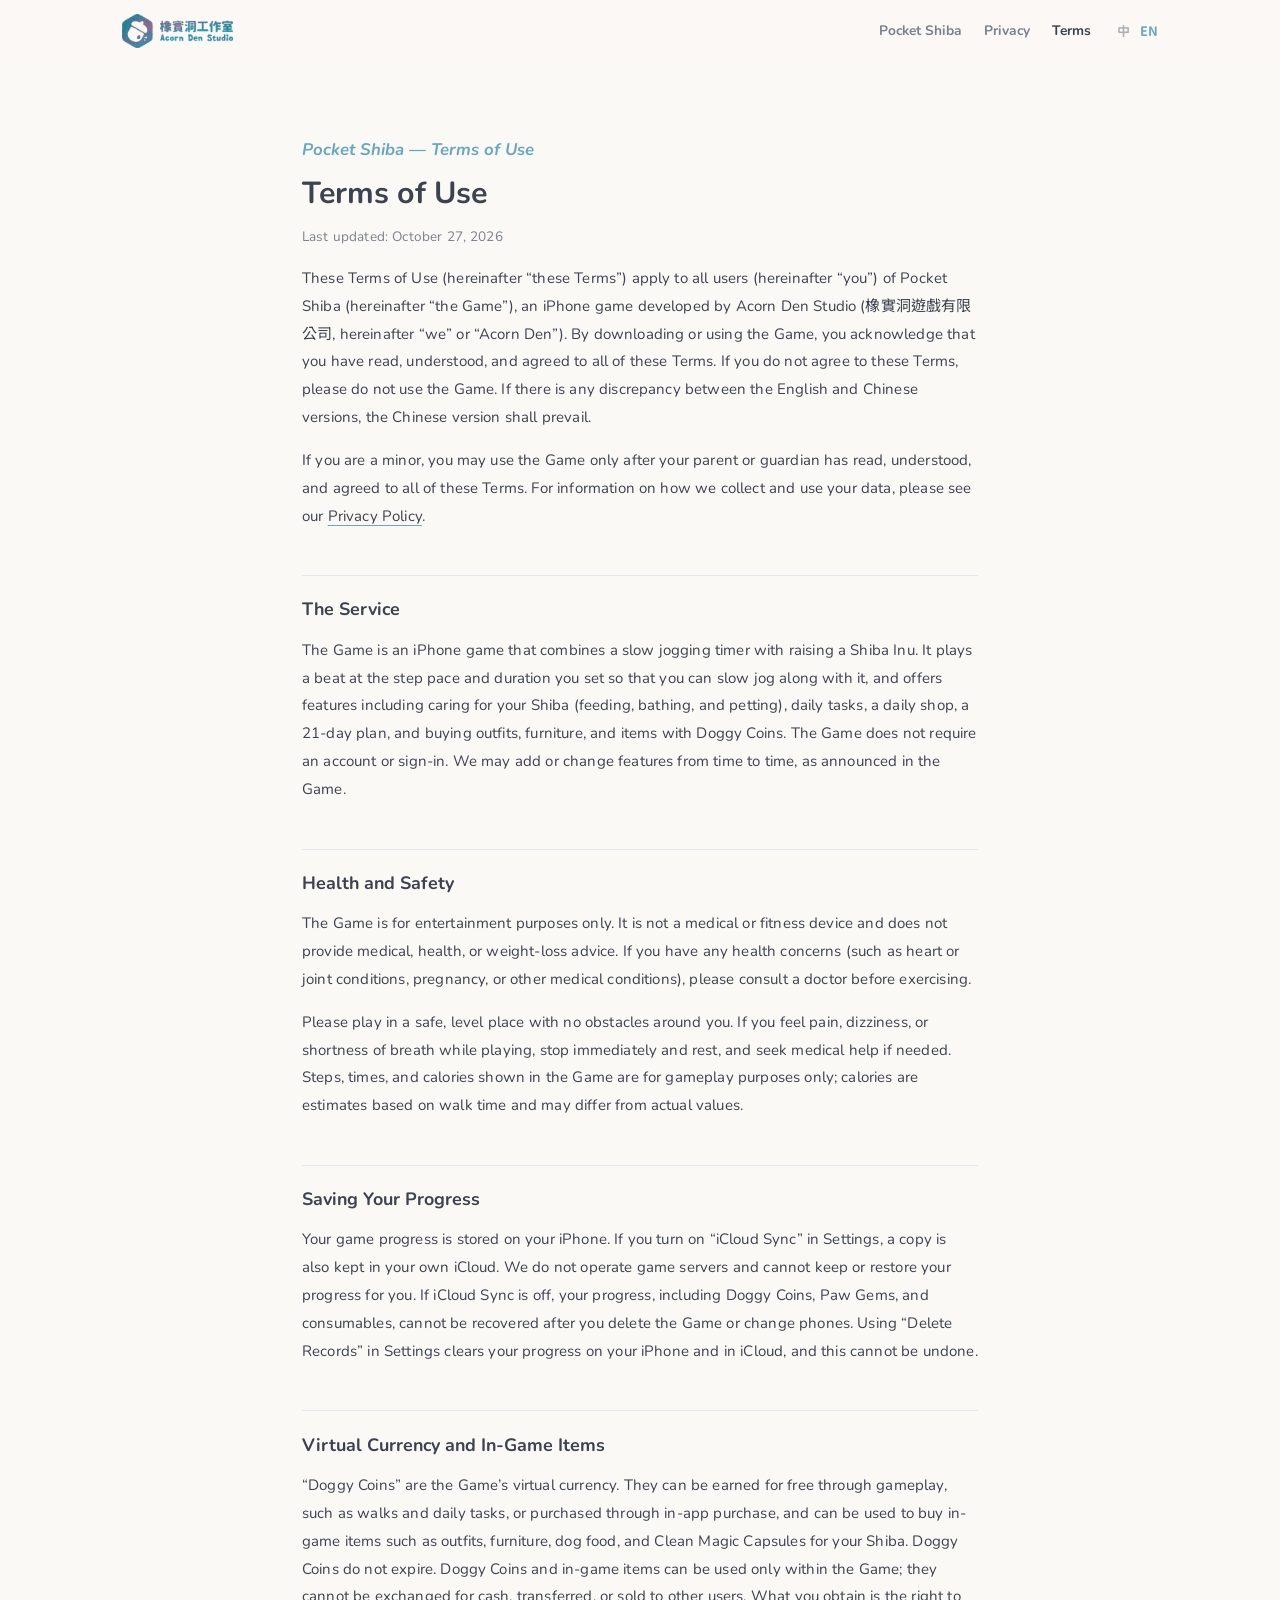
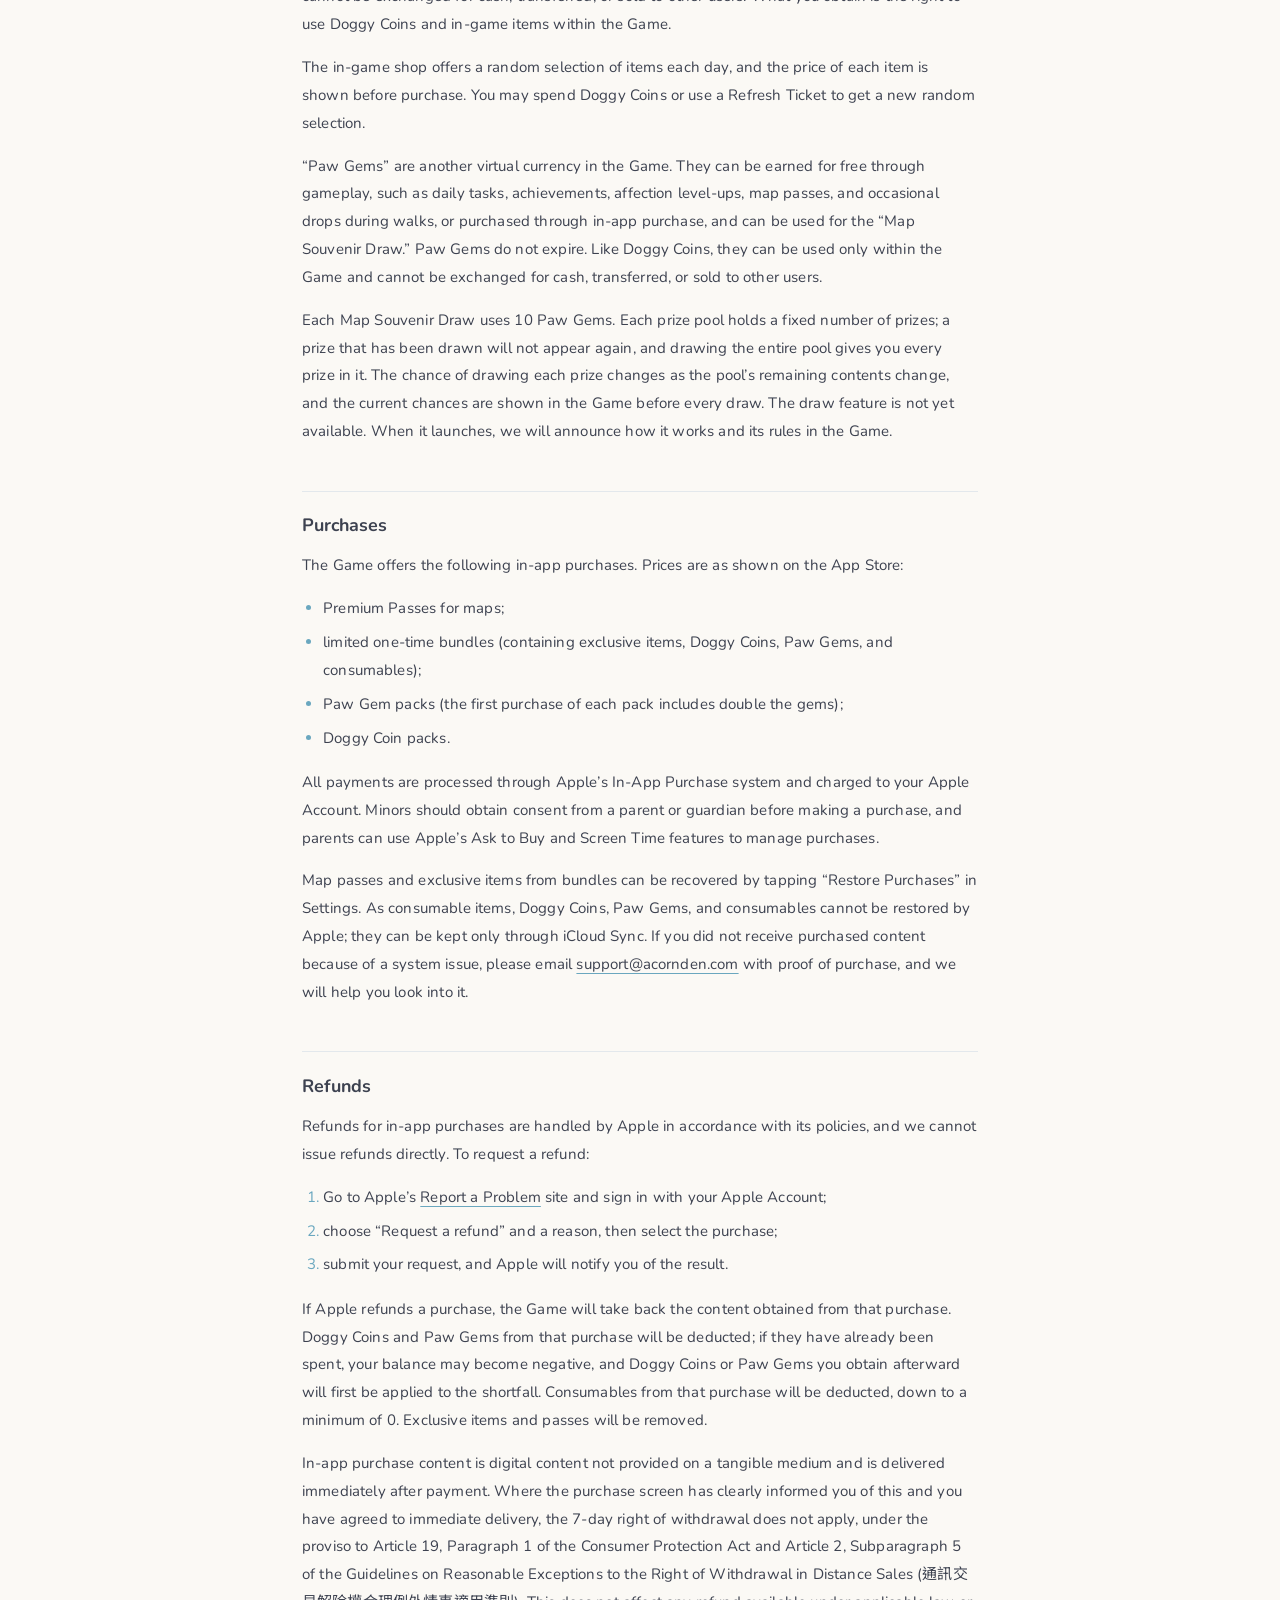
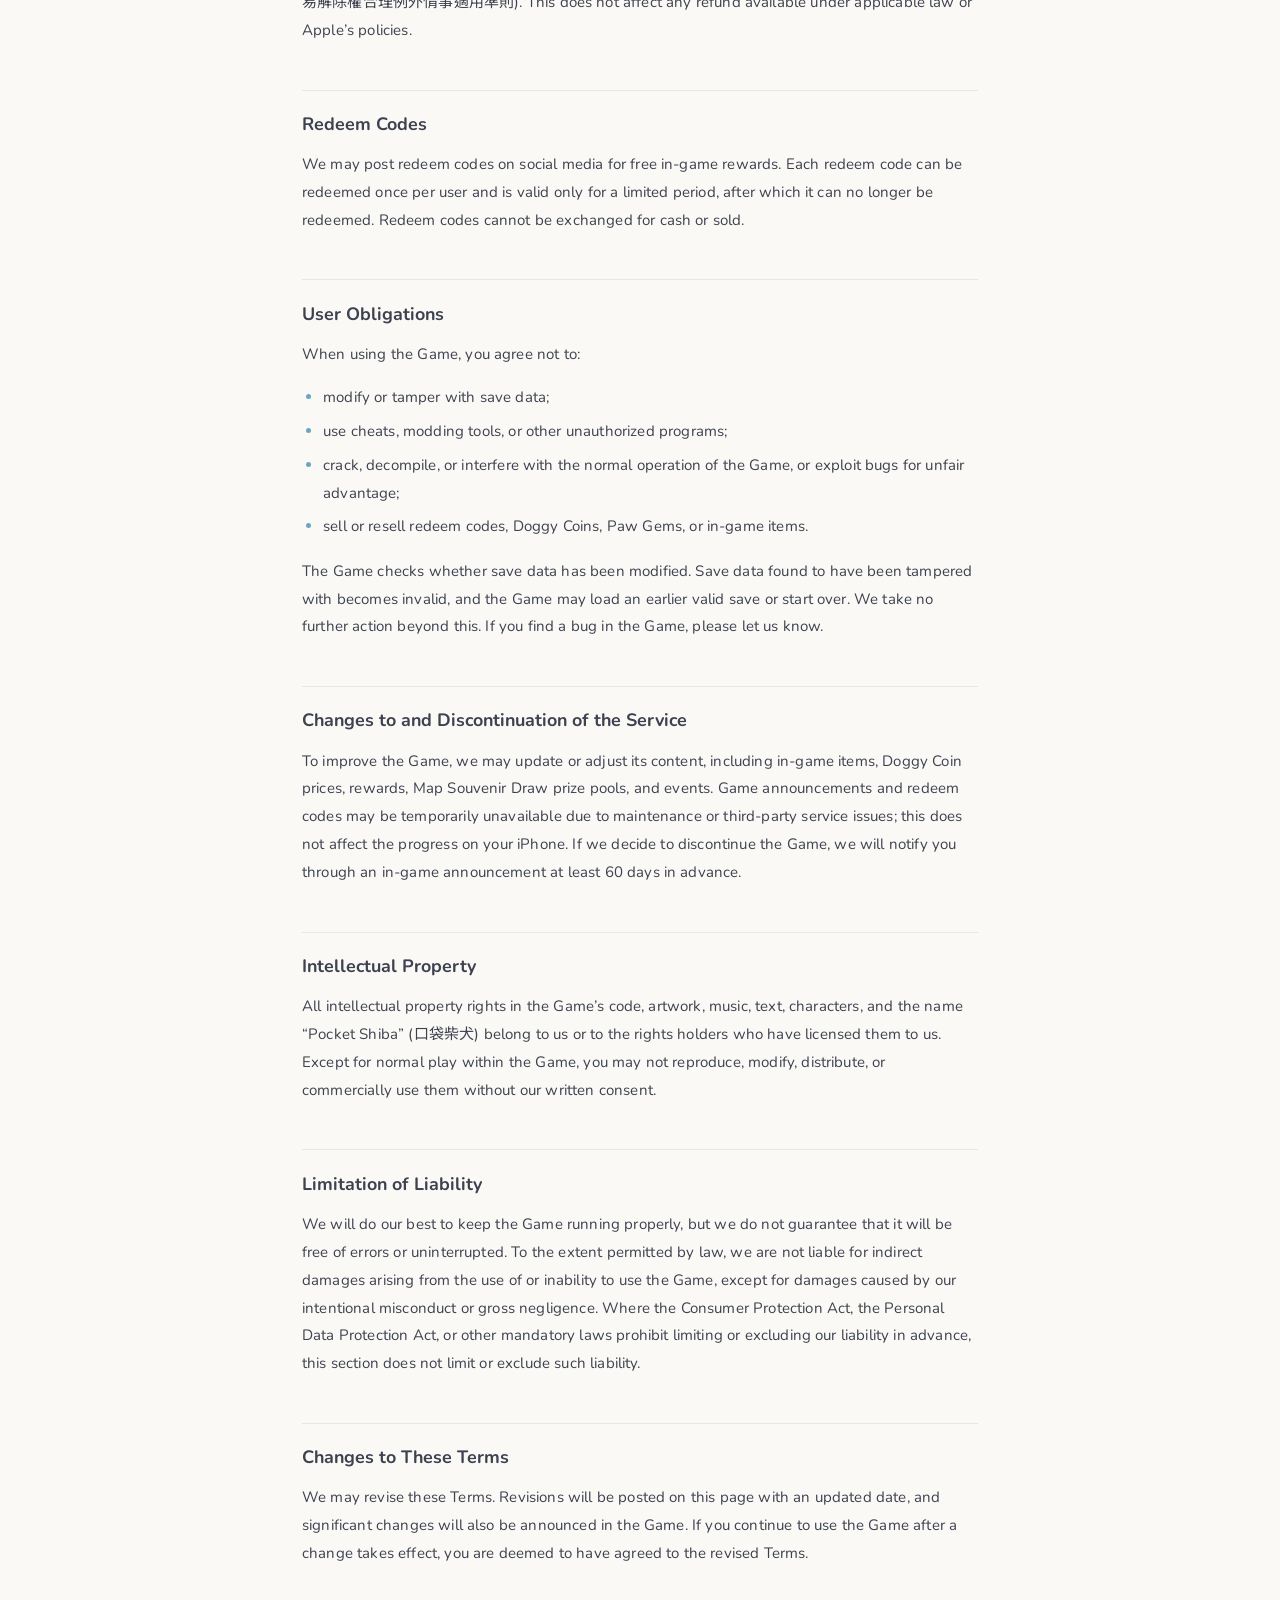
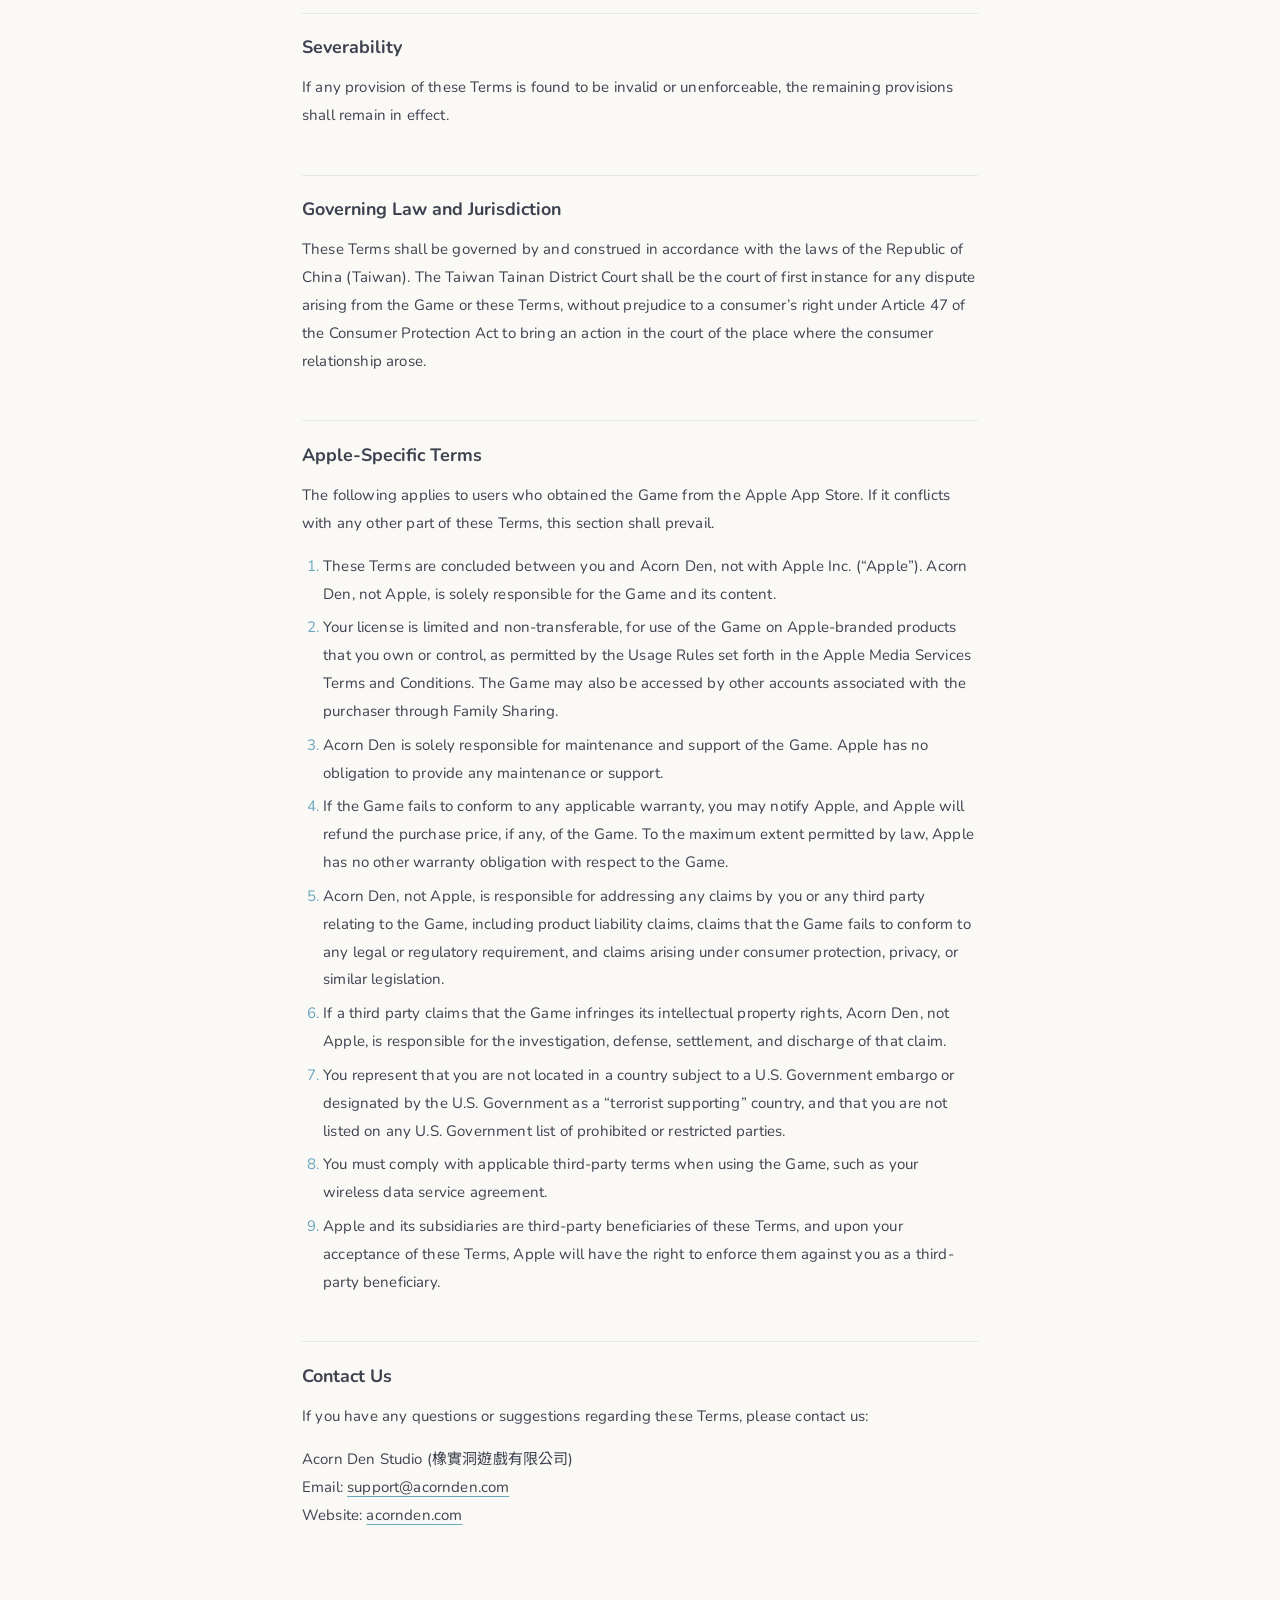
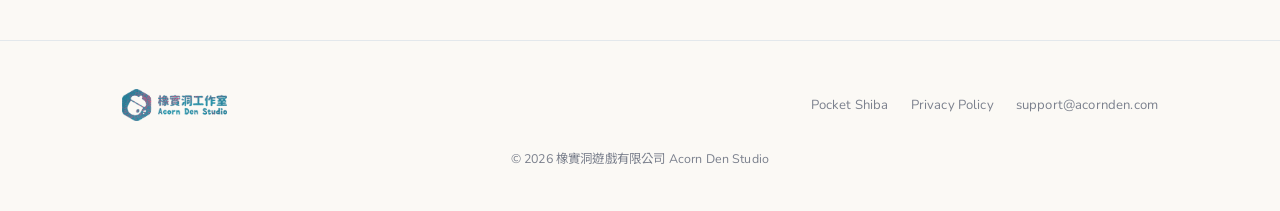
<file: pocketshiba/terms.html>
<!DOCTYPE html>
<html lang="zh-Hant" data-title-zh="使用條款｜口袋柴犬 Pocket Shiba" data-title-en="Terms of Use | Pocket Shiba">
<head>
<meta charset="UTF-8">
<meta name="viewport" content="width=device-width, initial-scale=1.0">
<title>使用條款｜口袋柴犬 Pocket Shiba</title>
<meta name="description" content="《口袋柴犬》使用條款 / Pocket Shiba Terms of Use">
<link rel="icon" type="image/png" href="../assets/favicon.png">
<link rel="apple-touch-icon" href="icon.png">
<link rel="preconnect" href="https://fonts.googleapis.com">
<link rel="preconnect" href="https://fonts.gstatic.com" crossorigin>
<link href="https://fonts.googleapis.com/css2?family=Nunito:wght@400;600;700&family=Noto+Sans+TC:wght@300;400;500&family=Cormorant+Garamond:ital,wght@1,400;1,500&display=swap" rel="stylesheet">
<link rel="stylesheet" href="style.css">
</head>
<body data-lang="zh">
<script src="lang.js"></script>

<nav>
  <div class="nav-inner">
    <a href="../" class="brand"><img src="../assets/logo_h_dark.png" alt="橡實洞工作室 Acorn Den Studio"></a>
    <div class="nav-r">
      <div class="nav-links">
        <a href="./" class="hide-xs"><span class="zh">口袋柴犬</span><span class="en">Pocket Shiba</span></a>
        <a href="privacy.html"><span class="zh">隱私權政策</span><span class="en">Privacy</span></a>
        <a href="terms.html" aria-current="page"><span class="zh">使用條款</span><span class="en">Terms</span></a>
      </div>
      <div class="lang">
        <button id="lang-zh" type="button" onclick="setLang('zh')">中</button>
        <button id="lang-en" type="button" onclick="setLang('en')">EN</button>
      </div>
    </div>
  </div>
</nav>

<main class="doc-wrap">

<!-- ===================== 繁體中文 ===================== -->
<div class="zh" lang="zh-Hant">
<div class="doc-head">
  <p class="label">Pocket Shiba — Terms of Use</p>
  <h1>使用條款</h1>
  <p class="sub">更新日期：2026 年 10 月 27 日</p>
</div>
<div class="doc">

<p>本使用條款（下稱本條款）適用於所有使用橡實洞遊戲有限公司（下稱我們，或橡實洞）所開發之 iPhone 遊戲《口袋柴犬》（下稱本遊戲）的使用者（下稱您）。當您下載或使用本遊戲，即表示您已閱讀、瞭解並同意接受本條款之所有內容。若您不同意本條款，請勿使用本遊戲。</p>
<p>若您是未成年人，應於家長（或監護人）閱讀、瞭解並同意本條款之所有內容後，方得使用本遊戲。我們如何蒐集及利用您的資料，請參閱<a href="privacy.html">隱私權政策</a>。</p>

<h2>服務內容</h2>
<p>本遊戲是一款結合超慢跑計時器與柴犬養成的 iPhone 遊戲。本遊戲會依設定的步頻與時間播放節拍，讓您跟著節拍超慢跑，並提供照顧柴犬（餵食、洗澡、撫摸）、每日任務、每日商店、21 天課程，以及以狗狗幣購買服裝、家具與道具等功能。本遊戲不需註冊帳號，亦不需登入。我們得持續新增或調整遊戲功能，並以遊戲內公告為準。</p>

<h2>健康與安全</h2>
<p>本遊戲僅供娛樂，並非醫療器材或健身器材，亦不提供醫療、健康或減重建議。開始運動前，如有任何健康上的疑慮（例如心臟、關節、懷孕或其他身體狀況），請先諮詢醫師。</p>
<p>請於平穩且周圍無障礙物的安全環境中遊玩。遊玩時如感到疼痛、頭暈或呼吸困難，請立即停止並休息，必要時請就醫。遊戲中顯示的步數、時間與卡路里僅供遊戲使用；卡路里係依散步時間推估之近似值，可能與實際情形有所差異。</p>

<h2>遊戲進度之保存</h2>
<p>遊戲進度儲存於您的手機。若於設定頁開啟「iCloud 同步」，遊戲進度將另存一份於您本人的 iCloud。我們並未架設遊戲伺服器，無法為您保管或復原遊戲進度；若未開啟 iCloud 同步，刪除本遊戲或更換手機後，遊戲進度（包括狗狗幣、腳印寶石與消耗品）將無法找回。於設定頁使用「刪除紀錄」，將清除手機與 iCloud 上的遊戲進度，且無法復原。</p>

<h2>虛擬貨幣與遊戲內物品</h2>
<p>「狗狗幣」為本遊戲之虛擬貨幣，可透過散步、每日任務等遊戲方式免費取得，亦可透過 App 內購買儲值，並可用於購買柴犬的服裝、家具、飼料、乾淨魔法膠囊等遊戲內物品。狗狗幣無使用期限。狗狗幣與遊戲內物品僅限於本遊戲中使用，不得兌換現金，亦不得轉讓或出售予其他使用者；您所取得者，為狗狗幣與遊戲內物品於本遊戲中之使用權。</p>
<p>遊戲內商店每日隨機上架一批商品，每件商品的價格於購買前均會顯示。亦可花費狗狗幣或使用「刷新券」，重新隨機上架一批商品。</p>
<p>「腳印寶石」為本遊戲之另一種虛擬貨幣，可透過每日任務、成就、柴犬親密度升級、地圖通行證及散步時偶爾掉落等遊戲方式免費取得，亦可透過 App 內購買儲值，並可用於「地圖紀念商品抽獎」。腳印寶石無使用期限，與狗狗幣同樣僅限於本遊戲中使用，不得兌換現金，亦不得轉讓或出售予其他使用者。</p>
<p>地圖紀念商品抽獎每次消耗 10 顆腳印寶石。每個獎池的獎品數量固定，已抽出的獎品不會再次出現，抽完整個獎池即可取得池中全部獎品。各獎品的抽中機率會隨獎池剩餘的內容變動，每次抽獎前均會於遊戲內顯示當下的機率。抽獎功能目前尚未開放；功能開放時，我們將於遊戲內公告使用方式與相關規則。</p>

<h2>購買條款</h2>
<p>本遊戲提供下列 App 內購買項目，價格以 App Store 顯示為準：</p>
<ul>
  <li>地圖「高級通行證」；</li>
  <li>限購一次的禮包（內含限定道具、狗狗幣、腳印寶石與消耗品）；</li>
  <li>腳印寶石儲值（各方案首次購買時加贈一倍）；</li>
  <li>狗狗幣儲值。</li>
</ul>
<p>所有付款均透過 Apple 的 App 內購買機制處理，並自您的 Apple 帳號收取費用。未成年人購買前，應先取得家長（或監護人）之同意；家長可使用 Apple 的「購買前詢問」與「螢幕使用時間」功能管理購買。</p>
<p>地圖通行證與禮包中的限定道具，可於設定頁點選「還原購買」找回。狗狗幣、腳印寶石與消耗品屬消耗性項目，Apple 不提供還原，僅能透過 iCloud 同步保存。若因系統問題未收到購買的內容，請來信 <a href="mailto:support@acornden.com">support@acornden.com</a> 並附上購買證明，我們將協助核對。</p>

<h2 id="refund">退款</h2>
<p>App 內購買之退款由 Apple 依其政策處理，我們無法直接辦理退款。如需申請，請依下列步驟進行：</p>
<ol>
  <li>前往 Apple 的<a href="https://reportaproblem.apple.com/" target="_blank" rel="noopener">回報問題</a>網站，並登入您的 Apple 帳號；</li>
  <li>選擇「申請退款」及原因，再勾選該筆購買；</li>
  <li>送出申請後，由 Apple 通知審核結果。</li>
</ol>
<p>購買經 Apple 退款後，本遊戲將收回該次購買所取得的內容：狗狗幣與腳印寶石將扣回該次購買取得的數量，如已使用，餘額可能成為負數，之後取得的狗狗幣或腳印寶石將優先用於補足；消耗品將扣回該次購買取得的數量，最多扣至 0；限定道具與通行證將被移除。</p>
<p>App 內購買之內容屬非以有形媒介提供之數位內容，於付款完成後立即提供。如購買頁面已清楚告知，並經您同意立即提供者，依《消費者保護法》第 19 條第 1 項但書及《通訊交易解除權合理例外情事適用準則》第 2 條第 5 款之規定，不適用 7 日解除權。依法令或 Apple 政策仍得退款者，不受本段影響。</p>

<h2>兌換碼</h2>
<p>我們可能於社群平台公布兌換碼，供您於遊戲中領取免費獎勵。每組兌換碼每位使用者限領一次，並設有使用期限，逾期即無法領取。兌換碼不得兌換現金，亦不得出售。</p>

<h2>使用者義務</h2>
<p>您同意於使用本遊戲時，不從事下列行為：</p>
<ul>
  <li>修改或竄改遊戲存檔；</li>
  <li>使用外掛、修改器或其他未經授權之程式；</li>
  <li>破解、反編譯或干擾本遊戲之正常運作，或利用程式錯誤取得不當利益；</li>
  <li>出售或轉賣兌換碼、狗狗幣、腳印寶石或遊戲內物品。</li>
</ul>
<p>本遊戲會檢查存檔是否遭到修改。經判定遭竄改之存檔將失效，本遊戲可能改為讀取較早的正常存檔，或重新開始。除此之外，我們不另行處分。如發現遊戲中的錯誤，歡迎來信告知。</p>

<h2>服務之變更與終止</h2>
<p>為改善本遊戲，我們得更新或調整遊戲內容，包括遊戲內物品、狗狗幣標價、獎勵、地圖紀念商品抽獎之獎池與活動。本遊戲可能因系統維護或第三方服務異常，暫時無法讀取公告或使用兌換碼，惟不影響手機上的遊戲進度。若我們決定停止營運本遊戲，將至少於 60 日前以遊戲內公告通知您。</p>

<h2>智慧財產權</h2>
<p>本遊戲之程式、美術、音樂、文字、角色及「口袋柴犬」名稱等內容，其智慧財產權均屬我們或授權我們使用之權利人所有。除於本遊戲中正常遊玩外，未經我們書面同意，您不得重製、修改、散布或作商業使用。</p>

<h2>責任限制</h2>
<p>我們將盡力維持本遊戲正常運作，但不保證本遊戲完全無錯誤或不會中斷。於法律允許之範圍內，對於因使用或無法使用本遊戲所生之間接損害，我們不負賠償責任；惟因我們之故意或重大過失所致之損害，不在此限。如《消費者保護法》、個人資料保護法或其他強制規定禁止預先限制或免除我們的責任，本段不限制或排除該等責任。</p>

<h2>條款之變更</h2>
<p>我們得修訂本條款，修訂後將公告於本頁並更新上方日期；如有重大變更，亦將透過遊戲內公告通知您。變更生效後，若您繼續使用本遊戲，視為您已同意修訂後之條款。</p>

<h2>可分割性</h2>
<p>本條款之任一條文經認定無效或無法執行時，不影響其他條文之效力。</p>

<h2>準據法和管轄法院</h2>
<p>本條款之解釋或有任何未盡事宜，悉依中華民國法律為準據法；因本遊戲或本條款所生之任何爭議，以臺灣臺南地方法院為第一審管轄法院。但不影響消費者依《消費者保護法》第 47 條，向消費關係發生地之法院起訴之權利。</p>

<h2>Apple 平台特定條款</h2>
<p>以下條款適用於透過 Apple App Store 取得本遊戲之使用者；如與本條款其他內容牴觸，以本段為準。</p>
<ol>
  <li>本條款由您與橡實洞訂立，而非與 Apple Inc.（下稱 Apple）訂立。橡實洞（而非 Apple）為本遊戲及其內容之唯一負責人。</li>
  <li>您所取得之授權為有限且不可轉讓之授權，僅限於在您擁有或控制之 Apple 品牌產品上使用本遊戲，並應遵守「Apple 媒體服務條款與條件」中之使用規則；透過「家人共享」與購買者相關聯之帳號，亦得使用本遊戲。</li>
  <li>橡實洞為本遊戲維護與支援之唯一負責人，Apple 不負任何維護或支援義務。</li>
  <li>本遊戲如未符合任何適用之保固，您得通知 Apple，Apple 將退還本遊戲之購買價格（如有）。於法律允許之範圍內，Apple 對本遊戲不負其他保固義務。</li>
  <li>您或第三人就本遊戲所提出之任何索賠，包括產品責任、未符合法規要求，以及依消費者保護、隱私或類似法規所生之索賠，均由橡實洞（而非 Apple）負責處理。</li>
  <li>如第三人主張本遊戲侵害其智慧財產權，由橡實洞（而非 Apple）負責調查、答辯、和解及排除。</li>
  <li>您聲明並非位於受美國政府禁運或經美國政府指定為「支持恐怖主義」之國家，且未列於美國政府之禁止或限制對象名單。</li>
  <li>使用本遊戲時，您應遵守適用之第三方條款，例如您的行動數據服務合約。</li>
  <li>Apple 及其子公司為本條款之第三方受益人；於您接受本條款後，Apple 有權以第三方受益人之身分對您執行本條款。</li>
</ol>

<h2>聯繫我們</h2>
<p>若您對本條款有任何問題或建議，請透過以下方式與我們聯繫：</p>
<p>橡實洞遊戲有限公司<br>
電子郵件：<a href="mailto:support@acornden.com">support@acornden.com</a><br>
網站：<a href="https://acornden.com/">acornden.com</a></p>

</div>
</div>

<!-- ===================== English ===================== -->
<div class="en" lang="en">
<div class="doc-head">
  <p class="label">Pocket Shiba — Terms of Use</p>
  <h1>Terms of Use</h1>
  <p class="sub">Last updated: October 27, 2026</p>
</div>
<div class="doc">

<p>These Terms of Use (hereinafter “these Terms”) apply to all users (hereinafter “you”) of Pocket Shiba (hereinafter “the Game”), an iPhone game developed by Acorn Den Studio (橡實洞遊戲有限公司, hereinafter “we” or “Acorn Den”). By downloading or using the Game, you acknowledge that you have read, understood, and agreed to all of these Terms. If you do not agree to these Terms, please do not use the Game. If there is any discrepancy between the English and Chinese versions, the Chinese version shall prevail.</p>
<p>If you are a minor, you may use the Game only after your parent or guardian has read, understood, and agreed to all of these Terms. For information on how we collect and use your data, please see our <a href="privacy.html">Privacy Policy</a>.</p>

<h2>The Service</h2>
<p>The Game is an iPhone game that combines a slow jogging timer with raising a Shiba Inu. It plays a beat at the step pace and duration you set so that you can slow jog along with it, and offers features including caring for your Shiba (feeding, bathing, and petting), daily tasks, a daily shop, a 21-day plan, and buying outfits, furniture, and items with Doggy Coins. The Game does not require an account or sign-in. We may add or change features from time to time, as announced in the Game.</p>

<h2>Health and Safety</h2>
<p>The Game is for entertainment purposes only. It is not a medical or fitness device and does not provide medical, health, or weight-loss advice. If you have any health concerns (such as heart or joint conditions, pregnancy, or other medical conditions), please consult a doctor before exercising.</p>
<p>Please play in a safe, level place with no obstacles around you. If you feel pain, dizziness, or shortness of breath while playing, stop immediately and rest, and seek medical help if needed. Steps, times, and calories shown in the Game are for gameplay purposes only; calories are estimates based on walk time and may differ from actual values.</p>

<h2>Saving Your Progress</h2>
<p>Your game progress is stored on your iPhone. If you turn on “iCloud Sync” in Settings, a copy is also kept in your own iCloud. We do not operate game servers and cannot keep or restore your progress for you. If iCloud Sync is off, your progress, including Doggy Coins, Paw Gems, and consumables, cannot be recovered after you delete the Game or change phones. Using “Delete Records” in Settings clears your progress on your iPhone and in iCloud, and this cannot be undone.</p>

<h2>Virtual Currency and In-Game Items</h2>
<p>“Doggy Coins” are the Game’s virtual currency. They can be earned for free through gameplay, such as walks and daily tasks, or purchased through in-app purchase, and can be used to buy in-game items such as outfits, furniture, dog food, and Clean Magic Capsules for your Shiba. Doggy Coins do not expire. Doggy Coins and in-game items can be used only within the Game; they cannot be exchanged for cash, transferred, or sold to other users. What you obtain is the right to use Doggy Coins and in-game items within the Game.</p>
<p>The in-game shop offers a random selection of items each day, and the price of each item is shown before purchase. You may spend Doggy Coins or use a Refresh Ticket to get a new random selection.</p>
<p>“Paw Gems” are another virtual currency in the Game. They can be earned for free through gameplay, such as daily tasks, achievements, affection level-ups, map passes, and occasional drops during walks, or purchased through in-app purchase, and can be used for the “Map Souvenir Draw.” Paw Gems do not expire. Like Doggy Coins, they can be used only within the Game and cannot be exchanged for cash, transferred, or sold to other users.</p>
<p>Each Map Souvenir Draw uses 10 Paw Gems. Each prize pool holds a fixed number of prizes; a prize that has been drawn will not appear again, and drawing the entire pool gives you every prize in it. The chance of drawing each prize changes as the pool’s remaining contents change, and the current chances are shown in the Game before every draw. The draw feature is not yet available. When it launches, we will announce how it works and its rules in the Game.</p>

<h2>Purchases</h2>
<p>The Game offers the following in-app purchases. Prices are as shown on the App Store:</p>
<ul>
  <li>Premium Passes for maps;</li>
  <li>limited one-time bundles (containing exclusive items, Doggy Coins, Paw Gems, and consumables);</li>
  <li>Paw Gem packs (the first purchase of each pack includes double the gems);</li>
  <li>Doggy Coin packs.</li>
</ul>
<p>All payments are processed through Apple’s In-App Purchase system and charged to your Apple Account. Minors should obtain consent from a parent or guardian before making a purchase, and parents can use Apple’s Ask to Buy and Screen Time features to manage purchases.</p>
<p>Map passes and exclusive items from bundles can be recovered by tapping “Restore Purchases” in Settings. As consumable items, Doggy Coins, Paw Gems, and consumables cannot be restored by Apple; they can be kept only through iCloud Sync. If you did not receive purchased content because of a system issue, please email <a href="mailto:support@acornden.com">support@acornden.com</a> with proof of purchase, and we will help you look into it.</p>

<h2 id="refund-en">Refunds</h2>
<p>Refunds for in-app purchases are handled by Apple in accordance with its policies, and we cannot issue refunds directly. To request a refund:</p>
<ol>
  <li>Go to Apple’s <a href="https://reportaproblem.apple.com/" target="_blank" rel="noopener">Report a Problem</a> site and sign in with your Apple Account;</li>
  <li>choose “Request a refund” and a reason, then select the purchase;</li>
  <li>submit your request, and Apple will notify you of the result.</li>
</ol>
<p>If Apple refunds a purchase, the Game will take back the content obtained from that purchase. Doggy Coins and Paw Gems from that purchase will be deducted; if they have already been spent, your balance may become negative, and Doggy Coins or Paw Gems you obtain afterward will first be applied to the shortfall. Consumables from that purchase will be deducted, down to a minimum of 0. Exclusive items and passes will be removed.</p>
<p>In-app purchase content is digital content not provided on a tangible medium and is delivered immediately after payment. Where the purchase screen has clearly informed you of this and you have agreed to immediate delivery, the 7-day right of withdrawal does not apply, under the proviso to Article 19, Paragraph 1 of the Consumer Protection Act and Article 2, Subparagraph 5 of the Guidelines on Reasonable Exceptions to the Right of Withdrawal in Distance Sales (通訊交易解除權合理例外情事適用準則). This does not affect any refund available under applicable law or Apple’s policies.</p>

<h2>Redeem Codes</h2>
<p>We may post redeem codes on social media for free in-game rewards. Each redeem code can be redeemed once per user and is valid only for a limited period, after which it can no longer be redeemed. Redeem codes cannot be exchanged for cash or sold.</p>

<h2>User Obligations</h2>
<p>When using the Game, you agree not to:</p>
<ul>
  <li>modify or tamper with save data;</li>
  <li>use cheats, modding tools, or other unauthorized programs;</li>
  <li>crack, decompile, or interfere with the normal operation of the Game, or exploit bugs for unfair advantage;</li>
  <li>sell or resell redeem codes, Doggy Coins, Paw Gems, or in-game items.</li>
</ul>
<p>The Game checks whether save data has been modified. Save data found to have been tampered with becomes invalid, and the Game may load an earlier valid save or start over. We take no further action beyond this. If you find a bug in the Game, please let us know.</p>

<h2>Changes to and Discontinuation of the Service</h2>
<p>To improve the Game, we may update or adjust its content, including in-game items, Doggy Coin prices, rewards, Map Souvenir Draw prize pools, and events. Game announcements and redeem codes may be temporarily unavailable due to maintenance or third-party service issues; this does not affect the progress on your iPhone. If we decide to discontinue the Game, we will notify you through an in-game announcement at least 60 days in advance.</p>

<h2>Intellectual Property</h2>
<p>All intellectual property rights in the Game’s code, artwork, music, text, characters, and the name “Pocket Shiba” (口袋柴犬) belong to us or to the rights holders who have licensed them to us. Except for normal play within the Game, you may not reproduce, modify, distribute, or commercially use them without our written consent.</p>

<h2>Limitation of Liability</h2>
<p>We will do our best to keep the Game running properly, but we do not guarantee that it will be free of errors or uninterrupted. To the extent permitted by law, we are not liable for indirect damages arising from the use of or inability to use the Game, except for damages caused by our intentional misconduct or gross negligence. Where the Consumer Protection Act, the Personal Data Protection Act, or other mandatory laws prohibit limiting or excluding our liability in advance, this section does not limit or exclude such liability.</p>

<h2>Changes to These Terms</h2>
<p>We may revise these Terms. Revisions will be posted on this page with an updated date, and significant changes will also be announced in the Game. If you continue to use the Game after a change takes effect, you are deemed to have agreed to the revised Terms.</p>

<h2>Severability</h2>
<p>If any provision of these Terms is found to be invalid or unenforceable, the remaining provisions shall remain in effect.</p>

<h2>Governing Law and Jurisdiction</h2>
<p>These Terms shall be governed by and construed in accordance with the laws of the Republic of China (Taiwan). The Taiwan Tainan District Court shall be the court of first instance for any dispute arising from the Game or these Terms, without prejudice to a consumer’s right under Article 47 of the Consumer Protection Act to bring an action in the court of the place where the consumer relationship arose.</p>

<h2>Apple-Specific Terms</h2>
<p>The following applies to users who obtained the Game from the Apple App Store. If it conflicts with any other part of these Terms, this section shall prevail.</p>
<ol>
  <li>These Terms are concluded between you and Acorn Den, not with Apple Inc. (“Apple”). Acorn Den, not Apple, is solely responsible for the Game and its content.</li>
  <li>Your license is limited and non-transferable, for use of the Game on Apple-branded products that you own or control, as permitted by the Usage Rules set forth in the Apple Media Services Terms and Conditions. The Game may also be accessed by other accounts associated with the purchaser through Family Sharing.</li>
  <li>Acorn Den is solely responsible for maintenance and support of the Game. Apple has no obligation to provide any maintenance or support.</li>
  <li>If the Game fails to conform to any applicable warranty, you may notify Apple, and Apple will refund the purchase price, if any, of the Game. To the maximum extent permitted by law, Apple has no other warranty obligation with respect to the Game.</li>
  <li>Acorn Den, not Apple, is responsible for addressing any claims by you or any third party relating to the Game, including product liability claims, claims that the Game fails to conform to any legal or regulatory requirement, and claims arising under consumer protection, privacy, or similar legislation.</li>
  <li>If a third party claims that the Game infringes its intellectual property rights, Acorn Den, not Apple, is responsible for the investigation, defense, settlement, and discharge of that claim.</li>
  <li>You represent that you are not located in a country subject to a U.S. Government embargo or designated by the U.S. Government as a “terrorist supporting” country, and that you are not listed on any U.S. Government list of prohibited or restricted parties.</li>
  <li>You must comply with applicable third-party terms when using the Game, such as your wireless data service agreement.</li>
  <li>Apple and its subsidiaries are third-party beneficiaries of these Terms, and upon your acceptance of these Terms, Apple will have the right to enforce them against you as a third-party beneficiary.</li>
</ol>

<h2>Contact Us</h2>
<p>If you have any questions or suggestions regarding these Terms, please contact us:</p>
<p>Acorn Den Studio (橡實洞遊戲有限公司)<br>
Email: <a href="mailto:support@acornden.com">support@acornden.com</a><br>
Website: <a href="https://acornden.com/">acornden.com</a></p>

</div>
</div>

</main>

<footer>
  <div class="foot">
    <a href="../"><img src="../assets/logo_h_dark.png" alt="橡實洞工作室 Acorn Den Studio"></a>
    <div class="links">
      <a href="./"><span class="zh">口袋柴犬</span><span class="en">Pocket Shiba</span></a>
      <a href="privacy.html"><span class="zh">隱私權政策</span><span class="en">Privacy Policy</span></a>
      <a href="mailto:support@acornden.com">support@acornden.com</a>
    </div>
    <div class="copy">© 2026 橡實洞遊戲有限公司 Acorn Den Studio</div>
  </div>
</footer>

</body>
</html>
</file>
<file: pocketshiba/style.css>
/* 口袋柴犬頁面：日系生活雜誌的透明感——近白的底、淡淡的天空藍，小物件點綴在留白裡；標題用遊戲的源泉圓體。
   01「相遇」是全頁唯一的夜晚，用遊戲裡撿到柴犬的場景重現。 */
@font-face{font-family:"PocketShibaRounded";src:url("fonts/gensen-rounded-b.woff2") format("woff2");font-weight:700;font-display:swap}
@font-face{font-family:"PocketShibaRounded";src:url("fonts/gensen-rounded-h.woff2") format("woff2");font-weight:900;font-display:swap}
:root{
  --paper:#FBF9F5;
  --mist:#EDF5F8;
  --night:#1E2740;
  --ink:#3D4250;
  --ink-soft:#7B808D;
  --accent:#6AA7BF;
  --warm:#D9A877;
  --line:#E3E8EC;
  --round:"PocketShibaRounded","Noto Sans TC",sans-serif;
  --body:"Noto Sans TC",sans-serif;
  --latin:"Cormorant Garamond",serif;
}
*{margin:0;padding:0;box-sizing:border-box}
html{scroll-behavior:smooth;-webkit-text-size-adjust:100%}
body{font-family:var(--body);font-weight:400;background:var(--paper);color:var(--ink);line-height:2;letter-spacing:.06em;-webkit-font-smoothing:antialiased;overflow-x:hidden}
::selection{background:var(--accent);color:#fff}
a{color:inherit;text-decoration:underline;text-decoration-color:var(--accent);text-underline-offset:4px;text-decoration-thickness:1px}
a:hover{color:var(--accent)}
:focus-visible{outline:2px solid var(--accent);outline-offset:3px;border-radius:4px}
h1,h2,h3{font-family:var(--round);font-weight:700;line-height:1.6}
img{max-width:100%;height:auto;display:block}
figure{margin:0}
.latin{font-family:var(--latin);font-style:italic;letter-spacing:.04em}

/* 中英切換（同官網首頁） */
body[data-lang="en"] .zh{display:none!important}
body[data-lang="zh"] .en{display:none!important}
body[data-lang="en"]{font-family:"Nunito",var(--body);letter-spacing:.01em;line-height:1.85}
body[data-lang="en"] h1,body[data-lang="en"] h2,body[data-lang="en"] h3,body[data-lang="en"] dt,body[data-lang="en"] .cap,
body[data-lang="en"] figcaption,body[data-lang="en"] .cta,body[data-lang="en"] .dl-btn,body[data-lang="en"] .faq summary,
body[data-lang="en"] .nav-links a,body[data-lang="en"] .doc-head .label,body[data-lang="en"] .h-sub{font-family:"Nunito",var(--round);font-weight:700;letter-spacing:0}

/* ---------- NAV ---------- */
nav{position:sticky;top:0;z-index:100;background:rgba(251,249,245,.86);backdrop-filter:blur(10px);-webkit-backdrop-filter:blur(10px)}
.nav-inner{max-width:1100px;margin:0 auto;padding:14px 32px;display:flex;align-items:center;justify-content:space-between;gap:16px}
.brand img{height:34px;width:auto;display:block}
.nav-r{display:flex;align-items:center;gap:26px}
.nav-links{display:flex;gap:22px}
.nav-links a{font-family:var(--round);font-size:.86rem;letter-spacing:.1em;text-decoration:none;white-space:nowrap;color:var(--ink-soft)}
.nav-links a:hover,.nav-links a[aria-current="page"]{color:var(--ink)}
.lang{display:flex;gap:10px;font-family:var(--round);font-size:.82rem}
.lang button{background:none;border:none;cursor:pointer;color:var(--ink-soft);opacity:.6;font:inherit;padding:0}
.lang button.on{opacity:1;color:var(--accent)}

.wrap{max-width:1040px;margin:0 auto;padding:0 32px}
.wrap.narrow{max-width:720px}
.center{text-align:center}

/* ---------- 封面 ---------- */
.hero{padding:96px 0 72px;text-align:center;background:var(--paper)}
.kicker{color:var(--ink-soft);font-size:1.05rem}
.hero .logo{width:88px;height:88px;border-radius:20px;margin:22px auto 0;box-shadow:0 6px 18px rgba(90,110,130,.16)}
.hero h1{font-weight:900;font-size:3.6rem;letter-spacing:.14em;margin-top:10px;line-height:1.3}
body[data-lang="en"] .hero h1{font-size:3.2rem}
.hero-sub{font-family:var(--round);font-size:1.1rem;color:var(--ink);margin-top:12px}
.hero-lead{color:var(--ink-soft);margin-top:4px;font-size:.95rem}
.hero-meta{display:inline-block;margin-top:34px;font-size:.8rem;color:var(--ink-soft);border-top:1px solid var(--line);border-bottom:1px solid var(--line);padding:6px 18px}

/* ---------- 章節共用 ---------- */
.ch{padding:110px 0}
.ch-2,.ch-5{background:linear-gradient(180deg,var(--paper) 0%,var(--mist) 50%,var(--paper) 100%)}
.ch-grid{display:grid;grid-template-columns:minmax(0,1fr) minmax(0,1.1fr);gap:56px;align-items:center}
.ch-grid.rev .ch-text{order:2}
.ch-no{display:flex;align-items:baseline;gap:14px;color:var(--accent);margin-bottom:18px}
.ch-no span:first-child{font-family:var(--latin);font-size:2.4rem;line-height:1}
.ch-no .latin{font-size:1.05rem;color:var(--ink-soft)}
.ch-no .topic{font-family:var(--round);font-size:.8rem;letter-spacing:.2em;color:var(--ink-soft);padding-left:14px;border-left:1px solid var(--line)}
.center .ch-no{justify-content:center}
.ch h2{font-size:2rem;letter-spacing:.12em;margin-bottom:22px}
.ch h2 .line{display:block}
.ch h2 .l2{padding-left:1.4em}
.ch h2 .key{font-style:normal;font-size:1.16em;color:var(--ink)}
.ch h2 .p{font-size:.7em;color:var(--ink-soft)}
.h-sub{font-family:var(--round);font-size:.98rem;letter-spacing:.12em;margin-top:-6px;margin-bottom:1.4em}
.ch-text p{color:var(--ink-soft);margin-bottom:1em;max-width:26em}
.ch-text.center p{margin-left:auto;margin-right:auto;max-width:32em}
.note{font-size:.78rem;margin-top:24px}

/* 場景：物件散在留白裡 */
.scene{position:relative;width:100%}
.obj{position:absolute;height:auto}
.floor{position:absolute;height:5%;border-radius:50%;background:radial-gradient(ellipse at center,rgba(90,110,130,.18) 0%,rgba(90,110,130,0) 70%)}
.cap{position:absolute;font-family:var(--round);font-size:.8rem;color:var(--ink-soft);letter-spacing:.12em}

/* ---------- 01 相遇：下雨的夜晚 ---------- */
.night-scene{aspect-ratio:1100/807;border-radius:28px;overflow:hidden;box-shadow:0 18px 40px rgba(30,40,64,.22)}
.nt{position:absolute;inset:0;width:100%;height:100%}
.night-scene .o-box{position:absolute;left:32%;top:42.27%;width:36.73%;aspect-ratio:551/390;transform-origin:50% 100%}
.o-box .bx,.o-sofa .bx{position:absolute;inset:0;width:100%;height:100%}
.bx-dogwrap{clip-path:inset(-80% 10.5% 26% -20%)}
.bx-dog{transform-origin:51.5% 100%;scale:-1 1}
.bx-closed{display:none}
.rain{position:absolute;inset:-10% 0 0 0;pointer-events:none;transform:rotate(9deg);overflow:hidden}
.rain i{position:absolute;top:-24px;width:1.5px;height:var(--l,14px);border-radius:1px;opacity:var(--o,.6);
  background:linear-gradient(180deg,rgba(200,225,240,0),rgba(200,225,240,.95));
  animation:fall var(--t,.6s) linear var(--dl,0s) infinite}
@keyframes fall{to{transform:translateY(calc(var(--dist,600px) + 40px))}}

/* ---------- 02 一起散步 ---------- */
.scene-walk{display:flex;justify-content:center}
.walk-screen{width:min(300px,100%);border-radius:28px;box-shadow:0 18px 40px rgba(30,40,64,.16)}
.paws{position:absolute;inset:0;pointer-events:none;overflow:hidden}
.paws i{position:absolute;width:5.2%;aspect-ratio:1;translate:-50% -50%;opacity:0;
  background:no-repeat center/contain url("data:image/svg+xml,%3Csvg xmlns='http://www.w3.org/2000/svg' viewBox='0 0 24 24' fill='%23D9A877'%3E%3Cellipse cx='12' cy='15.5' rx='5.2' ry='4.4'/%3E%3Ccircle cx='5.6' cy='9.6' r='2.3'/%3E%3Ccircle cx='9.6' cy='5.6' r='2.3'/%3E%3Ccircle cx='14.4' cy='5.6' r='2.3'/%3E%3Ccircle cx='18.4' cy='9.6' r='2.3'/%3E%3C/svg%3E")}

/* ---------- 03 在家的日常 ---------- */
.scene-2{aspect-ratio:1/.8}
.o-dog{width:54%;left:6%;bottom:16%;transform-origin:50% 100%}
.o-bowl{width:26%;left:64%;bottom:13%;transform-origin:50% 100%}
.c-dog{right:6%;bottom:0}
.bath-part{margin-top:120px}
.part-title{font-size:1.4rem;letter-spacing:.12em;color:var(--ink)}
.scene-bath{aspect-ratio:1/.42;margin-top:24px}
.o-bath{width:36%;left:32%;bottom:12%;aspect-ratio:562/451;transform-origin:50% 90%}
.tb{position:absolute;inset:0;width:100%;height:100%}
.spark{position:absolute;width:7%;aspect-ratio:1;opacity:0;background:#FFF6C8;
  clip-path:polygon(50% 0,61% 39%,100% 50%,61% 61%,50% 100%,39% 61%,0 50%,39% 39%);filter:drop-shadow(0 0 4px rgba(255,236,150,.9))}
.s1{left:20%;top:8%}.s2{left:72%;top:4%}.s3{left:80%;top:40%}.s4{left:14%;top:44%}
.o-bath.clean .spark{animation:twinkle 1.2s ease-in-out infinite}
.o-bath.clean .s2{animation-delay:.3s}.o-bath.clean .s3{animation-delay:.6s}.o-bath.clean .s4{animation-delay:.9s}
@keyframes twinkle{0%,100%{opacity:0;transform:scale(.4) rotate(0)}50%{opacity:1;transform:scale(1.1) rotate(20deg)}}
.say{position:absolute;right:-6%;top:-14%;font-family:var(--round);font-weight:700;font-size:.85rem;color:var(--ink);white-space:nowrap;
  background:#fff;border-radius:100px;padding:4px 14px;box-shadow:0 4px 12px rgba(60,80,100,.14);opacity:0;scale:.6;transition:opacity .3s ease,scale .4s cubic-bezier(.3,1.6,.5,1)}
.o-bath.clean .say{opacity:1;scale:1}
.o-dryer{width:21%;left:72%;top:4%}
.o-towel{width:9%;left:14%;top:14%;transform:rotate(-8deg)}
.o-brush{width:10%;left:20%;bottom:16%;transform:rotate(10deg)}
.o-bub1{width:3%;left:28%;top:6%}
.o-bub2{width:2.2%;left:66%;top:22%}
.o-bub3{width:2.6%;left:40%;top:2%}
.o-bub4{width:1.8%;left:58%;top:8%}
.o-bub5{width:2.4%;left:24%;top:30%}
.c-bath{left:0;right:0;text-align:center;bottom:-10px}
/* 洗澡的小遊戲 */
.tool{cursor:grab;touch-action:none;user-select:none;-webkit-user-select:none;z-index:3}
.tool.held{cursor:grabbing;z-index:5;rotate:-8deg!important;scale:1.08!important;filter:drop-shadow(0 8px 10px rgba(60,80,100,.18))}
.fx{position:absolute;inset:0;pointer-events:none;overflow:visible;z-index:4}
.fxp{position:absolute;pointer-events:none}
.p-bub{width:var(--sz,18px);height:auto;translate:-50% -50%;animation:pBub 1.4s ease-out forwards}
@keyframes pBub{0%{opacity:0;transform:scale(.4)}20%{opacity:.95}100%{opacity:0;transform:translate(var(--dx,0),-60px) scale(1.15)}}
.p-drop{width:9px;height:13px;border-radius:50% 50% 50% 50%/62% 62% 38% 38%;background:linear-gradient(180deg,#C6E8F4,#6AA7BF);translate:-50% -50%;animation:pSplash var(--t,.8s) cubic-bezier(.2,.6,.4,1) forwards}
@keyframes pSplash{
  0%{opacity:0;transform:translate(0,0) rotate(var(--r,0deg)) scale(.6)}
  12%{opacity:1}
  45%{transform:translate(calc(var(--dx,0px)*.6),var(--up,-30px)) rotate(var(--r,0deg)) scale(1)}
  100%{opacity:0;transform:translate(var(--dx,0px),var(--down,40px)) rotate(var(--r,0deg)) scale(.8)}}
.p-wind{width:46px;height:12px;border-top:2px solid rgba(106,167,191,.6);border-radius:50%;translate:-100% -50%;animation:pWind .8s ease-out forwards}
@keyframes pWind{0%{opacity:0;transform:translate(0,0) scaleX(.5)}25%{opacity:1}100%{opacity:0;transform:translate(-120px,var(--wy,0)) scaleX(1.2)}}

/* ---------- 04 小旅行 ---------- */
.trips{display:grid;grid-template-columns:repeat(3,1fr);gap:28px;margin-top:56px}
.scene-trip{aspect-ratio:1/.9}
.t-dog{width:66%;left:17%;bottom:12%;z-index:1}
.t-a{width:30%;left:0;top:4%}
.t-b{width:22%;right:0;bottom:8%;z-index:2}
.f-trip{width:76%;left:12%;bottom:8%}
.trip figcaption{text-align:center;font-family:var(--round);font-size:.88rem;color:var(--ink);margin-top:12px;letter-spacing:.12em}

/* ---------- 05 養成習慣 ---------- */
.habits{margin-top:8px}
.habits div{padding:14px 0;border-top:1px solid var(--line)}
.habits div:last-child{border-bottom:1px solid var(--line)}
.habits dt{font-family:var(--round);font-weight:700;font-size:1rem;color:var(--ink)}
.habits dd{color:var(--ink-soft);font-size:.92rem}
.scene-4{aspect-ratio:1/.95}
.o-banner{width:66%;left:16%;top:2%;transform-origin:50% 0}
.o-clock{width:22%;left:6%;top:46%}
.o-cal{width:20%;left:38%;top:50%}
.o-bottle{width:20%;left:68%;bottom:10%}
.f-bottle{width:26%;left:65%;bottom:8%}

/* ---------- 06 收尾 ---------- */
.scene-5{aspect-ratio:1/.6;max-width:520px;margin:0 auto 32px}
.o-sofa{width:76%;left:12%;bottom:10%;aspect-ratio:697/469}
.o-moss{width:15%;right:2%;bottom:9%}
.f-sofa{width:76%;left:12%;bottom:7%}
.sf-dog{transform-origin:50% 100%}
.ending h2{letter-spacing:.16em}
.cta{display:inline-block;margin-top:10px;font-family:var(--round);font-size:.95rem;color:var(--accent);border:1px solid var(--accent);border-radius:100px;padding:8px 26px}

/* ---------- 資訊 ---------- */
.info{padding:96px 0 104px;border-top:1px solid var(--line)}
.info-block{padding:28px 0;border-top:1px solid var(--line)}
.info-block:first-child{border-top:0;padding-top:0}
.info-block h2{font-size:1.1rem;letter-spacing:.14em;margin-bottom:10px}
.info-block p{color:var(--ink-soft);font-size:.92rem;margin-bottom:.8em}
.info-block p:last-child{margin-bottom:0}
.info-block p.small{font-size:.82rem}
.name-hl{font-family:var(--round);font-weight:700;color:var(--accent);background:linear-gradient(transparent 62%,rgba(217,168,119,.14) 62%);padding:0 2px}
.faq details{border-bottom:1px solid var(--line)}
.faq summary{cursor:pointer;list-style:none;font-family:var(--round);font-weight:700;padding:14px 32px 14px 0;position:relative;font-size:.95rem}
.faq summary::-webkit-details-marker{display:none}
.faq summary::after{content:"+";position:absolute;right:4px;top:12px;color:var(--accent);font-size:1.2rem;line-height:1.2}
.faq details[open] summary::after{content:"−"}
.faq .ans{padding:0 0 16px}
.faq ol{color:var(--ink-soft);font-size:.92rem;padding-left:1.4em;margin:.2em 0 .8em}
.mail-line{font-family:var(--round);font-weight:700;font-size:1.1rem!important;color:var(--accent)!important}
.mail-line a{text-decoration:none}


/* ---------- 條款與政策 ---------- */
.doc-wrap{max-width:740px;margin:0 auto;padding:0 32px}
.doc-head{padding:72px 0 16px}
.doc-head .label{font-family:var(--latin);font-style:italic;font-size:1.05rem;color:var(--accent)}
.doc-head h1{font-size:1.9rem;letter-spacing:.12em;margin-top:4px}
body[data-lang="en"] .doc-head h1{letter-spacing:0}
.doc-head .sub{color:var(--ink-soft);margin-top:6px;font-size:.85rem}
.doc{padding-bottom:96px;font-size:.94rem}
.doc h2{font-size:1.12rem;letter-spacing:.1em;margin:2.8rem 0 .8rem;padding-top:1.2rem;border-top:1px solid var(--line)}
body[data-lang="en"] .doc h2{letter-spacing:0}
.doc p{margin-bottom:1em}
.doc ul,.doc ol{padding-left:1.4em;margin-bottom:1.1em}
.doc li{margin-bottom:.4em}
.doc li::marker{color:var(--accent)}
.doc .item{margin-bottom:1.1em}
.doc .item strong{font-weight:500;color:var(--ink)}

/* ---------- FOOTER ---------- */
footer{border-top:1px solid var(--line);padding:48px 0 40px;color:var(--ink-soft);font-size:.82rem}
.foot{max-width:1100px;margin:0 auto;padding:0 32px;display:flex;justify-content:space-between;align-items:center;flex-wrap:wrap;gap:20px}
.foot img{height:32px;width:auto;display:block}
.foot .links{display:flex;gap:22px;flex-wrap:wrap}
.foot .links a{text-decoration:none}
.foot .copy{width:100%;text-align:center;margin-top:6px;font-size:.78rem}

/* =====================================================================
   動態（.js 由 lang.js 在畫面出來前加上；沒有 JS 時全部直接顯示）
   ===================================================================== */
/* 章節標籤先出來，讓人知道換頁了；標題再逐字浮出（--d 由 motion.js 依標點算出停頓） */
.js .ch-no,.js .part-title{opacity:0;translate:0 8px;transition:opacity .4s ease,translate .45s cubic-bezier(.22,.8,.3,1);transition-delay:0s}
.js .in .ch-no,.js .part-title.in{opacity:1;translate:0 0}
.js .char{display:inline-block;opacity:0;translate:0 .35em;filter:blur(3px);
  transition:opacity .45s ease,translate .5s cubic-bezier(.22,.8,.3,1),filter .45s ease;transition-delay:calc(var(--d,0ms) + var(--lead,325ms))}
.js .in .char{opacity:1;translate:0 var(--jy,0);rotate:var(--jr,0deg);filter:none}
.hero h1 .char{--jy:0px!important}
.js .hero .char{--lead:200ms}
/* 段落等標題寫完（--after）才淡入 */
.js .hero .kicker,.js .hero .logo,.js .hero .hero-sub,.js .hero .hero-lead,.js .hero .hero-meta,
.js .ch-text > p:not(.ch-no),.js .h-sub,.js .ending .cta{opacity:0;translate:0 10px;transition:opacity .55s ease,translate .6s cubic-bezier(.22,.8,.3,1)}
.js .hero.in .kicker,.js .hero.in .logo{opacity:1;translate:0 0}
.js .hero.in .hero-sub{opacity:1;translate:0 0;transition-delay:var(--after,.5s)}
.js .hero.in .hero-lead{opacity:1;translate:0 0;transition-delay:calc(var(--after,.5s) + 150ms)}
.js .hero.in .hero-meta{opacity:1;translate:0 0;transition-delay:calc(var(--after,.5s) + 300ms)}
.js .ch-text.in > p:not(.ch-no),.js .ch-text.in .h-sub{opacity:1;translate:0 0;transition-delay:var(--after,.5s)}
.js .ch-text.in > p + p{transition-delay:calc(var(--after,.5s) + 160ms)}
.js .ch-text.in > p + p + p{transition-delay:calc(var(--after,.5s) + 320ms)}
.js .ending.in .cta{opacity:1;translate:0 0;transition-delay:calc(var(--after,.5s) + 200ms)}

/* 物件依序輕輕「放到桌上」 */
.js .scene .obj:not(.bub),.js .scene .cap,.js .scene .floor{opacity:0;scale:.94;
  transition:opacity .9s ease,scale 1s cubic-bezier(.3,1.4,.5,1),rotate .9s ease,translate 1s cubic-bezier(.3,1.4,.5,1);
  transition-delay:calc(var(--k,0)*130ms + 150ms)}
.js .scene.in .obj,.js .scene.in .cap,.js .scene.in .floor{opacity:1;scale:1}
.js .scene.in .obj:not(.t-dog):not(.o-walker):not(.o-bath):hover{rotate:-3deg;scale:1.04;transition-delay:0s;transition-duration:.4s}
.js .scene.settled .obj:not(.tool){transition-delay:0s!important;transition-duration:.25s!important}

/* 01：整段一起——標籤、標題、副標先跑，接著夜晚的畫面：街燈閃亮、關著的紙箱彈一下、打開、狗探頭、甜甜圈探出來 */
.js .night-scene{opacity:0;transition:opacity 1.2s ease;transition-delay:calc(var(--after,0ms) + 300ms)}
.js .night-scene.in{opacity:1}
.js .nt-lamp,.js .nt-donut,.js .bx-back,.js .bx-front,.js .bx-dog{opacity:0}
.js .bx-closed{display:block;opacity:0}
.js .night-scene.in .nt-lamp{animation:lampOn 1.4s steps(1,end) calc(var(--after,0ms) + 900ms) forwards,flicker 6s linear calc(var(--after,0ms) + 2.3s) infinite}
.js .night-scene.in .bx-closed{animation:show .4s ease calc(var(--after,0ms) + 700ms) forwards,boxHop .7s cubic-bezier(.3,1.5,.5,1) calc(var(--after,0ms) + 1.5s),hide 0s linear calc(var(--after,0ms) + 2.2s) forwards}
.js .night-scene.in .bx-back,.js .night-scene.in .bx-front{animation:show 0s linear calc(var(--after,0ms) + 2.2s) forwards}
.js .night-scene.in .bx-dog{animation:peek .8s cubic-bezier(.3,1.5,.5,1) calc(var(--after,0ms) + 2.3s) forwards,shiver .16s linear calc(var(--after,0ms) + 3.1s) infinite}
@keyframes shiver{0%,100%{translate:0 0}25%{translate:-.6px 0}75%{translate:.6px 0}}
.js .night-scene.in .nt-donut{animation:show .8s ease calc(var(--after,0ms) + 3.2s) forwards}
@keyframes lampOn{0%{opacity:0}15%{opacity:1}25%{opacity:.2}35%{opacity:1}50%{opacity:.4}60%,100%{opacity:1}}
@keyframes flicker{0%,88%,100%{opacity:1}90%{opacity:.55}92%{opacity:1}94%{opacity:.7}}
@keyframes boxHop{0%{transform:translateY(0) scale(1,1)}30%{transform:translateY(-6%) scale(.97,1.04)}55%{transform:translateY(0) scale(1.04,.95)}75%{transform:translateY(-2%) scale(.99,1.01)}100%{transform:none}}
@keyframes hide{to{opacity:0;visibility:hidden}}
@keyframes show{to{opacity:1}}
@keyframes peek{0%{opacity:1;transform:translateY(38%)}100%{opacity:1;transform:translateY(0)}}

/* 02：狗踩著節拍輕輕跳，腳印一個一個出現 */
.paws i{animation:paw 4.2s cubic-bezier(.3,1.6,.5,1) infinite}
@keyframes paw{0%{opacity:0;transform:scale(.3)}4%{opacity:.85;transform:scale(1)}58%{opacity:.85;transform:scale(1)}70%,100%{opacity:0;transform:scale(1)}}

/* 03 等開飯：狗和碗不會同時動，各自不定時歪一下（由 motion.js 加上 .poke） */
.js .scene-2.live .o-dog,.js .scene-2.live .o-bowl{transition-property:opacity,scale}
.js .scene-2.live .o-dog.poke,.js .scene-2.live .o-bowl.poke{rotate:-2deg;translate:0 -4px}
/* 洗澡：放開工具會帶彈性飄回原位 */
.tool.held{transition-property:opacity,scale,rotate}
.js .scene.in .tool:not(.held){transition-delay:0s;transition-duration:.9s;transition-timing-function:cubic-bezier(.3,1.4,.5,1)}
.bub{animation:bubble 5s ease-in-out infinite}
.o-bub2{animation-delay:2.4s}
.o-bub3{animation-delay:1.2s}
.o-bub4{animation-delay:3.4s}
.o-bub5{animation-delay:.6s}
@keyframes bubble{0%{opacity:0;transform:translateY(16px) scale(.7)}25%{opacity:1}100%{opacity:0;transform:translateY(-40px) scale(1.05)}}
.o-dryer{transform-origin:70% 40%;animation:wiggle 2.8s ease-in-out infinite}
@keyframes wiggle{0%,100%{transform:rotate(0)}50%{transform:rotate(-4deg)}}

/* 04：標籤、標題、段落跑完，三組才由左到右出現；碰到其中一個整組一起動；小物在原地懸浮 */
.js .trips-ch .scene .obj,.js .trips-ch .scene .floor{transition-delay:calc(var(--after,0ms) + 500ms + var(--k,0)*140ms)}
.js .trips-ch .trip:nth-child(2) .obj,.js .trips-ch .trip:nth-child(2) .floor{transition-delay:calc(var(--after,0ms) + 760ms + var(--k,0)*140ms)}
.js .trips-ch .trip:nth-child(3) .obj,.js .trips-ch .trip:nth-child(3) .floor{transition-delay:calc(var(--after,0ms) + 1020ms + var(--k,0)*140ms)}
.js .trips-ch .trip figcaption{opacity:0;transition:opacity .7s ease;transition-delay:calc(var(--after,0ms) + 1300ms)}
.js .trips-ch .trip.in figcaption{opacity:1}
.js .trip:hover .scene.in .obj{rotate:-3deg;scale:1.04;transition-delay:0s;transition-duration:.4s}
.t-a,.t-b{animation:float 3.4s ease-in-out infinite}
.t-b{animation-delay:-1.7s}
.trip:nth-child(2) .t-a{animation-delay:-.8s}
.trip:nth-child(2) .t-b{animation-delay:-2.5s}
.trip:nth-child(3) .t-a{animation-delay:-1.4s}
.trip:nth-child(3) .t-b{animation-delay:-.3s}
@keyframes float{0%,100%{transform:translateY(0)}50%{transform:translateY(-7px)}}

/* 05：標題 → 三項說明依序 → 圖依序；布條像被風吹著 */
.js .habit-ch .habits div{opacity:0;translate:48px 0;transition:opacity .5s ease,translate .75s cubic-bezier(.2,.9,.25,1)}
.js .habit-ch .ch-text.in .habits div{opacity:1;translate:0 0}
.js .habit-ch .ch-text.in .habits div:nth-child(1){transition-delay:var(--after,0ms)}
.js .habit-ch .ch-text.in .habits div:nth-child(2){transition-delay:calc(var(--after,0ms) + 130ms)}
.js .habit-ch .ch-text.in .habits div:nth-child(3){transition-delay:calc(var(--after,0ms) + 260ms)}
.js .habit-ch .scene .obj,.js .habit-ch .scene .floor{transition-delay:calc(var(--after,0ms) + 380ms + var(--k,0)*110ms)}
.o-banner{animation:flutter 5s ease-in-out infinite}
@keyframes flutter{0%,100%{transform:skewX(0) rotate(0)}50%{transform:skewX(-2deg) rotate(.8deg)}}

/* 06：床不動，狗原地跳跳 */
.sf-dog{animation:bounce 2.6s ease-in-out infinite}
@keyframes bounce{0%,52%,100%{transform:translateY(0)}60%{transform:translateY(-5%)}68%{transform:translateY(0)}76%{transform:translateY(-3%)}84%{transform:translateY(0)}}
.js .scene.in .o-sofa:hover{rotate:0deg;scale:1}

/* ---------- 手機 ---------- */
@media(max-width:820px){
  .nav-inner{padding:10px 16px;gap:10px}
  .brand img{height:28px}
  .nav-r{gap:12px}
  .nav-links{gap:12px}
  .nav-links a{font-size:.78rem;letter-spacing:.04em}
  .lang{gap:6px;font-size:.78rem}
  .wrap,.doc-wrap,.foot{padding-left:20px;padding-right:20px}
  .hero{padding:64px 0 48px}
  .hero h1{font-size:2.6rem}
  body[data-lang="en"] .hero h1{font-size:2.3rem}
  .ch{padding:72px 0}
  .night-scene{border-radius:18px}
  .ch-grid{grid-template-columns:1fr;gap:28px}
  .ch-grid.rev .ch-text{order:0}
  .ch h2{font-size:1.55rem}
  .ch-no .topic{display:none}
  .bath-part{margin-top:72px}
  .part-title{font-size:1.15rem}
  .scene-bath{aspect-ratio:1/.62}
  .o-bath{width:50%;left:25%}
  .o-dryer{width:28%;left:70%}
  .o-towel{width:13%;left:6%}
  .o-brush{width:15%;left:10%}
  .trips{grid-template-columns:1fr;gap:8px;max-width:270px;margin-left:auto;margin-right:auto}
  .info,.get{padding:64px 0 72px}
  .doc-head{padding-top:48px}
  .doc-head h1{font-size:1.6rem}
}
@media(max-width:360px){.nav-links .hide-xs{display:none}}

/* ---------- 偏好減少動態：全部直接顯示、不跑動畫 ---------- */
@media(prefers-reduced-motion:reduce){
  html{scroll-behavior:auto}
  *,*::before,*::after{animation:none!important}
  .js .char,.js .ch-no,.js .part-title,.js .ch-text > p,.js .h-sub,.js .scene .obj,.js .scene .cap,.js .scene .floor,
  .js .hero .kicker,.js .hero .logo,.js .hero .hero-sub,.js .hero .hero-lead,.js .hero .hero-meta,.js .ending .cta,
  .js .night-scene,.js .nt-lamp,.js .nt-donut,.js .bx-back,.js .bx-front,.js .bx-dog,
  .js .trips-ch .trip figcaption,.js .habit-ch .habits div{opacity:1!important;translate:none;scale:none;filter:none;transition:none}
  .js .bx-closed,.rain{display:none}
}

/* 洗澡的狗微微呼吸；毛巾和刷子也在原地輕輕晃（拿起來時停下） */
.tb-dog{transform-origin:50% 72%;animation:breath 3s ease-in-out infinite}
@keyframes breath{0%,100%{transform:scale(1,1)}50%{transform:scale(1.006,1.022)}}
.o-towel{animation:sway2 3.2s ease-in-out infinite}
.o-brush{animation:sway2 2.9s ease-in-out -1.2s infinite}
@keyframes sway2{0%,100%{translate:0 0}50%{translate:0 -5px}}
.tool.held{animation:none}

/* ---------- 下載：直式置中；圖示、光暈、腳印、按鈕共用同一個 3.6 秒的節奏；不用陰影 ---------- */
.get{padding:112px 0 96px;background:linear-gradient(180deg,var(--paper) 0%,var(--mist) 100%)}
footer.blend{background:var(--mist);border-top:0}
.get-art{position:relative;width:200px;height:170px;margin:0 auto 28px;display:grid;place-items:center}
.get-halo{position:absolute;inset:0;border-radius:50%;background:radial-gradient(circle,rgba(106,167,191,.22) 0%,rgba(106,167,191,0) 66%)}
.get-icon{position:relative;width:128px;height:128px;border-radius:29px}
.get h2{font-size:1.7rem;letter-spacing:.14em;line-height:1.5}
.get-name{color:var(--accent);font-family:var(--round);font-size:.95rem;margin-top:8px}
.get-action{display:flex;justify-content:center;margin-top:40px}
.get-paws{display:flex;gap:8px}
.get-paws i{width:20px;height:20px;opacity:.18;rotate:90deg;
  background:no-repeat center/contain url("data:image/svg+xml,%3Csvg xmlns='http://www.w3.org/2000/svg' viewBox='0 0 24 24' fill='%23D9A877'%3E%3Cellipse cx='12' cy='15.5' rx='5.2' ry='4.4'/%3E%3Ccircle cx='5.6' cy='9.6' r='2.3'/%3E%3Ccircle cx='9.6' cy='5.6' r='2.3'/%3E%3Ccircle cx='14.4' cy='5.6' r='2.3'/%3E%3Ccircle cx='18.4' cy='9.6' r='2.3'/%3E%3C/svg%3E")}
.get-paws i:nth-child(even){translate:0 -6px}
.get-note{font-size:.8rem;color:var(--ink-soft);margin-top:22px}
/* 一起動：圖示浮起、光暈變亮 → 腳印依序走向按鈕 → 按鈕輕輕放大、光掃過 */
.get-icon{animation:getFloat 3.6s ease-in-out infinite}
.get-halo{animation:getHalo 3.6s ease-in-out infinite}
.get-paws i{animation:getPaw 3.6s ease-in-out infinite}
.get-paws i:nth-child(2){animation-delay:.25s}
.get-paws i:nth-child(3){animation-delay:.5s}
.dl-btn{animation:getBtn 3.6s ease-in-out infinite}
.dl-btn::after{animation:getShine 3.6s ease-in-out infinite}
@keyframes getFloat{0%,100%{transform:translateY(0)}50%{transform:translateY(-10px)}}
@keyframes getHalo{0%,100%{opacity:.6;scale:.94}50%{opacity:1;scale:1.04}}
@keyframes getPaw{0%,30%{opacity:.18}40%{opacity:1}60%,100%{opacity:.18}}
@keyframes getBtn{0%,40%{scale:1}52%{scale:1.05}66%,100%{scale:1}}
@keyframes getShine{0%,48%{left:-60%}72%,100%{left:130%}}
/* 進場：圖示 → 標題 → 名稱 → 按鈕 → 說明 */
.js .get .get-art,.js .get .get-name,.js .get .get-action,.js .get .get-note{opacity:0;translate:0 14px;transition:opacity .6s ease,translate .7s cubic-bezier(.2,.9,.25,1)}
.js .get.in .get-art{opacity:1;translate:0 0}
.js .get.in .get-name{opacity:1;translate:0 0;transition-delay:var(--after,.6s)}
.js .get.in .get-action{opacity:1;translate:0 0;transition-delay:calc(var(--after,.6s) + 150ms)}
.js .get.in .get-note{opacity:1;translate:0 0;transition-delay:calc(var(--after,.6s) + 300ms)}
@media(max-width:820px){.get h2{font-size:1.35rem}.get-paws{display:none}}
@media(prefers-reduced-motion:reduce){
  .js .get .get-art,.js .get h2,.js .get .get-name,.js .get .get-action,.js .get .get-note{opacity:1;translate:none;transition:none}
}
/* 下載按鈕本體：亮色漸層、圓角、掃過的光 */
.dl-btn{position:relative;overflow:hidden;display:inline-flex;align-items:center;gap:10px;padding:15px 40px;border-radius:100px;
  background:linear-gradient(135deg,#46C9C0,#3BB0D6);color:#fff;font-family:var(--round);font-weight:700;font-size:1.05rem;letter-spacing:.08em;
  text-decoration:none;cursor:default}
.dl-btn::after{content:"";position:absolute;top:0;bottom:0;left:-60%;width:40%;transform:skewX(-20deg);
  background:linear-gradient(90deg,rgba(255,255,255,0),rgba(255,255,255,.55),rgba(255,255,255,0))}
.dl-btn[href]{cursor:pointer}
.dl-btn[href]:hover{color:#fff}

/* 03：標題跑完，狗和碗才出現（像在回答「在做什麼呢？」） */
.js .daily-ch .scene-2 .obj,.js .daily-ch .scene-2 .cap{transition-delay:calc(var(--after,0ms) + 200ms + var(--k,0)*160ms)}
/* 洗澡：狗和工具同時出現 */
.js .scene-bath .obj:not(.bub){transition-delay:150ms}

/* 洗澡的澡盆不縮放（出場只淡入） */
.js .scene .o-bath{scale:1!important}
/* 散步畫面：和左邊文字的份量相當 */
.walk-screen{width:min(280px,100%)!important;border-radius:24px!important}
/* 對話泡泡：三樣工具都會說話（由 motion.js 換字並加上 .say-on） */
.o-bath.say-on .say{opacity:1;scale:1}

.js .get .char{--lead:350ms}
.ch-2 .ch-grid{align-items:center}
/* 洗澡的裝飾泡泡：等狗出現了才開始冒 */
.js .scene-bath .bub{visibility:hidden;animation-play-state:paused}
.js .scene-bath.in .bub{visibility:visible;animation-play-state:running;transition:visibility 0s linear 1s}
/* 三樣工具的對話框各在不同位置，有點歪歪的 */
.say[data-kind="brush"]{left:-18%;right:auto;top:2%;rotate:-6deg}
.say[data-kind="towel"]{left:-22%;right:auto;top:34%;rotate:5deg}
.say[data-kind="dryer"]{right:-6%;left:auto;top:-14%;rotate:-2deg}

/* 02 散步畫面 */
.walk-phone{position:relative;width:min(280px,100%)}
.walk-phone .walk-screen{width:100%!important;display:block}
/* 入場（淡入上浮）一結束就直接接上原地起伏，中間不停頓 */
.js .walk-phone{opacity:0}
.js .scene-walk.in .walk-phone{animation:phoneIn .8s cubic-bezier(.33,1,.68,1) calc(var(--after,0ms) + 150ms) forwards,phoneFloat 3s ease-in-out calc(var(--after,0ms) + 950ms) infinite}
@keyframes phoneIn{from{opacity:0;transform:translateY(16px)}to{opacity:1;transform:translateY(0)}}
@keyframes phoneFloat{0%,100%{transform:translateY(0)}50%{transform:translateY(-2.5px)}}
@media(prefers-reduced-motion:reduce){.walk-phone{animation:none!important;opacity:1!important}}
</file>
